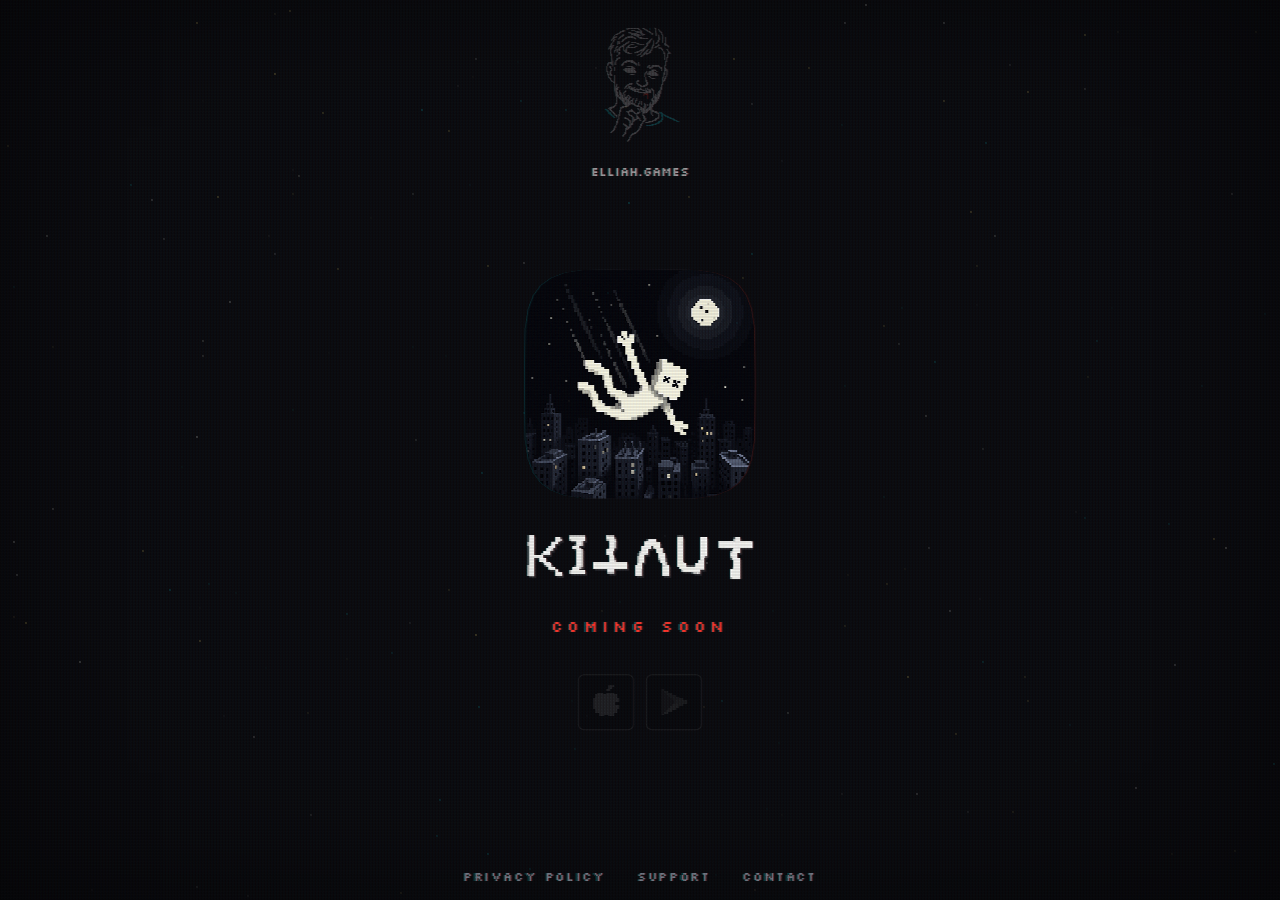
<file: index.html>
<!doctype html>
<html lang="en" class="crt-enabled">
<head>
  <meta charset="utf-8">
  <meta name="viewport" content="width=device-width, initial-scale=1">
  <meta name="theme-color" content="#0b0c10">
  <meta name="description" content="elliah.games — creator of KITAUT, a one-touch physics arcade game coming soon.">
  <meta property="og:title" content="elliah.games · KITAUT">
  <meta property="og:description" content="Swing higher. KITAUT is coming soon.">
  <meta property="og:image" content="https://elliah.games/assets/kitaut-icon.png">
  <meta property="og:type" content="website">
  <title>elliah.games · KITAUT</title>
  <link rel="canonical" href="https://elliah.games/">
  <link rel="icon" href="assets/kitaut-icon.png">
  <script>
    if (new URLSearchParams(window.location.search).get("crt") === "off") {
      document.documentElement.classList.remove("crt-enabled");
    }
  </script>
  <link rel="stylesheet" href="landing.css?v=60">
  <script src="radial-waves.js?v=8" defer></script>
  <script src="pixel-shimmer.js?v=5" defer></script>
</head>
<body>
  <div class="radial-waves" aria-hidden="true"></div>
  <div class="top-background-fade" aria-hidden="true"></div>
  <canvas class="pixel-shimmer" aria-hidden="true"></canvas>
  <div class="crt-overlay" aria-hidden="true"></div>

  <header class="site-header">
    <a class="creator" href="./" aria-label="elliah.games home">
      <span class="portrait-sprite" aria-hidden="true"></span>
      <span class="creator-copy">
        <strong>elliah.games</strong>
      </span>
    </a>
  </header>

  <main class="hero">
    <div class="hero-copy">
      <div class="icon-orbit">
        <img class="game-icon" src="assets/kitaut-icon.png" alt="KITAUT app icon" width="1024" height="1024">
      </div>

      <div class="logo-stage" aria-label="KITAUT">
        <div class="logo-sprite" aria-hidden="true"></div>
      </div>

      <p class="coming-soon">Coming soon</p>

      <div class="store-row" aria-label="KITAUT store availability">
        <div class="store-badge" role="img" aria-label="App Store — coming soon">
          <svg class="store-icon apple-icon" viewBox="0 0 18 18" shape-rendering="crispEdges" aria-hidden="true">
            <path fill="currentColor" d="M10 0h3v1h-1v1h-1v1H9V2h1V0ZM4 4h3v1h2V4h4v1h2v2h1v2h-2v2h2v2h-1v2h-2v2h-3v-1H8v1H5v-2H3v-2H2V7h1V5h1V4Z"/>
          </svg>
        </div>

        <div class="store-badge" role="img" aria-label="Google Play — coming soon">
          <svg class="store-icon play-icon" viewBox="0 0 18 18" shape-rendering="crispEdges" aria-hidden="true">
            <path fill="currentColor" opacity="0.42" d="M2 2h1v1H2ZM2 3h2v1H2ZM2 4h3v1H2ZM2 5h4v1H2ZM2 6h5v1H2ZM2 7h6v1H2ZM2 8h7v1H2ZM2 9h7v1H2ZM2 10h6v1H2ZM2 11h5v1H2ZM2 12h4v1H2ZM2 13h3v1H2ZM2 14h2v1H2ZM2 15h1v1H2Z"/>
            <path fill="currentColor" opacity="0.62" d="M3 2h1v1H3ZM4 3h2v1H4ZM5 4h3v1H5ZM6 5h4v1H6ZM7 6h4v1H7ZM8 7h3v1H8Z"/>
            <path fill="currentColor" opacity="0.72" d="M11 6h1v1h-1ZM11 7h3v1h-3ZM9 8h7v1H9ZM9 9h7v1H9ZM11 10h3v1h-3ZM11 11h1v1h-1Z"/>
            <path fill="currentColor" opacity="0.88" d="M8 10h3v1H8ZM7 11h4v1H7ZM6 12h4v1H6ZM5 13h3v1H5ZM4 14h2v1H4ZM3 15h1v1H3Z"/>
          </svg>
        </div>
      </div>

    </div>
  </main>

  <footer class="site-footer">
    <div class="footer-links">
      <a href="privacy/">Privacy Policy</a>
      <a href="support/">Support</a>
      <a href="mailto:elliahzhe@gmail.com?subject=elliah.games%20Contact">Contact</a>
    </div>
  </footer>
</body>
</html>
</file>
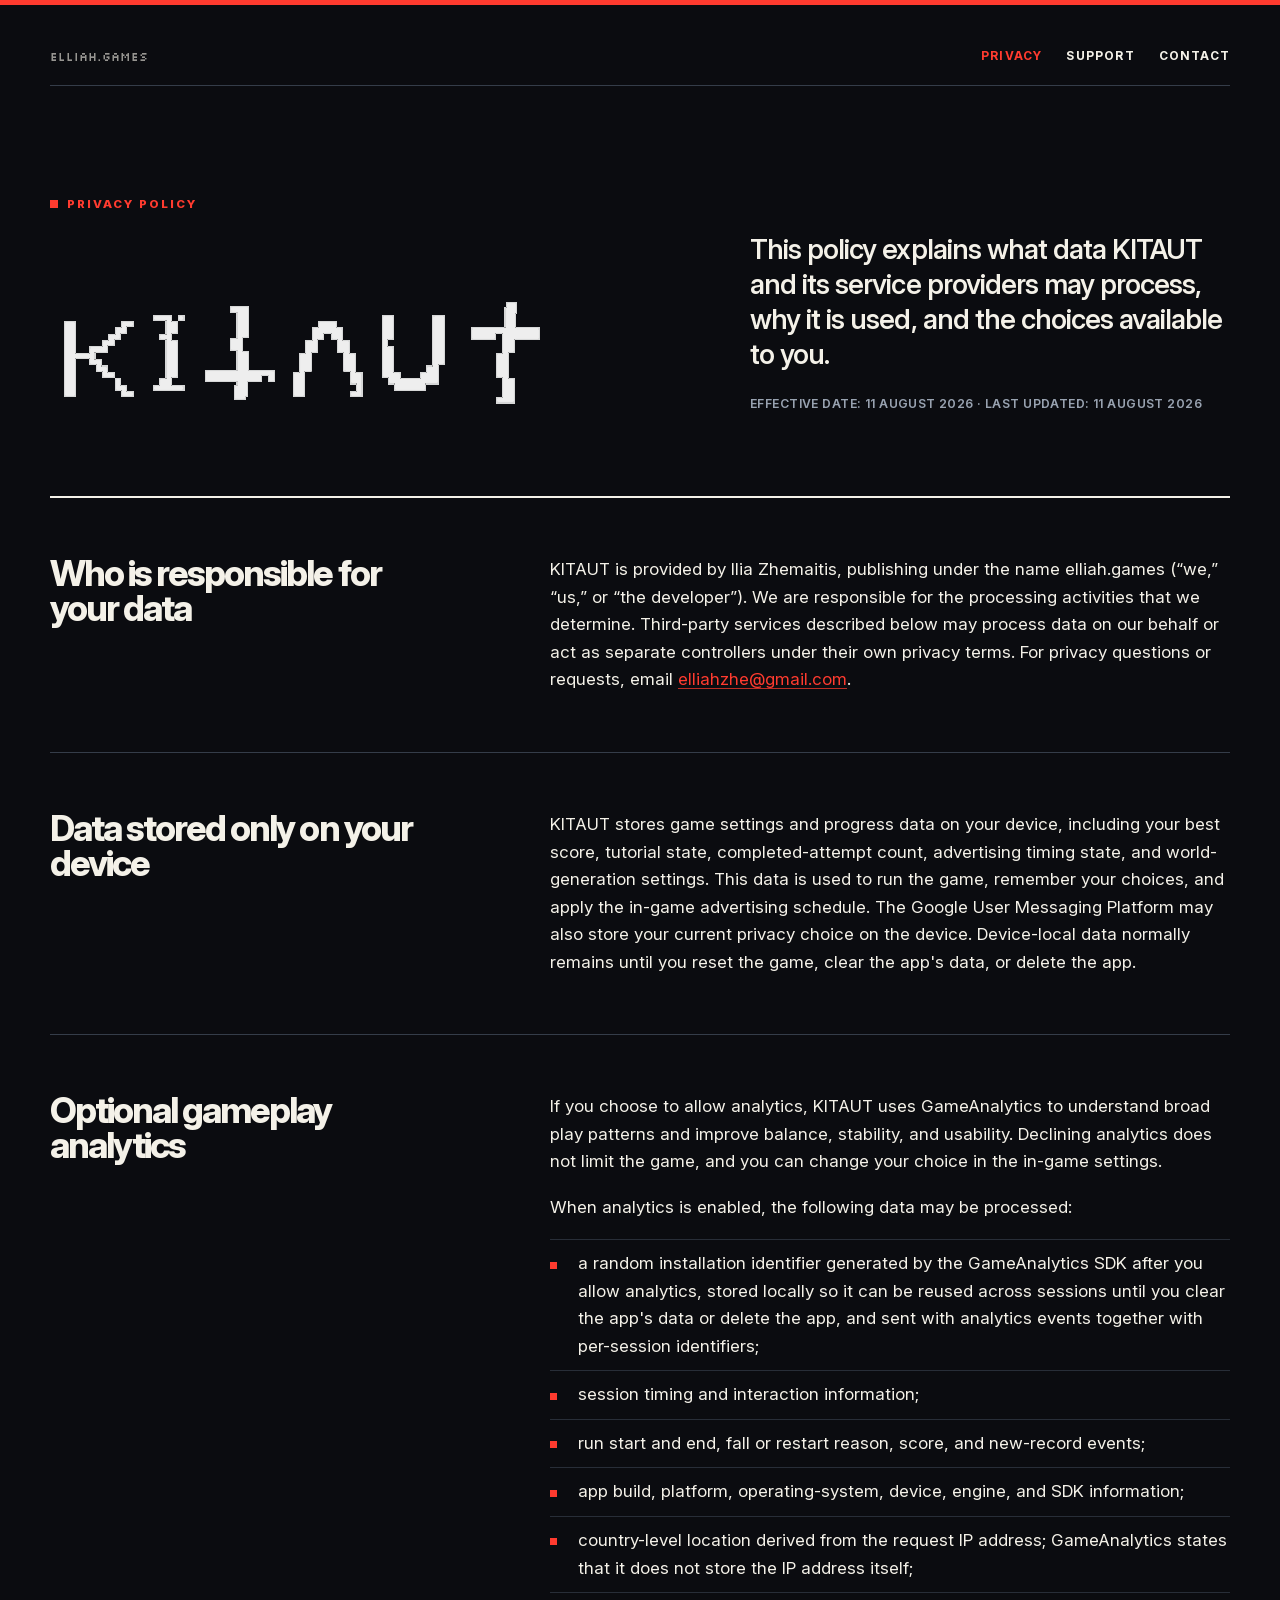
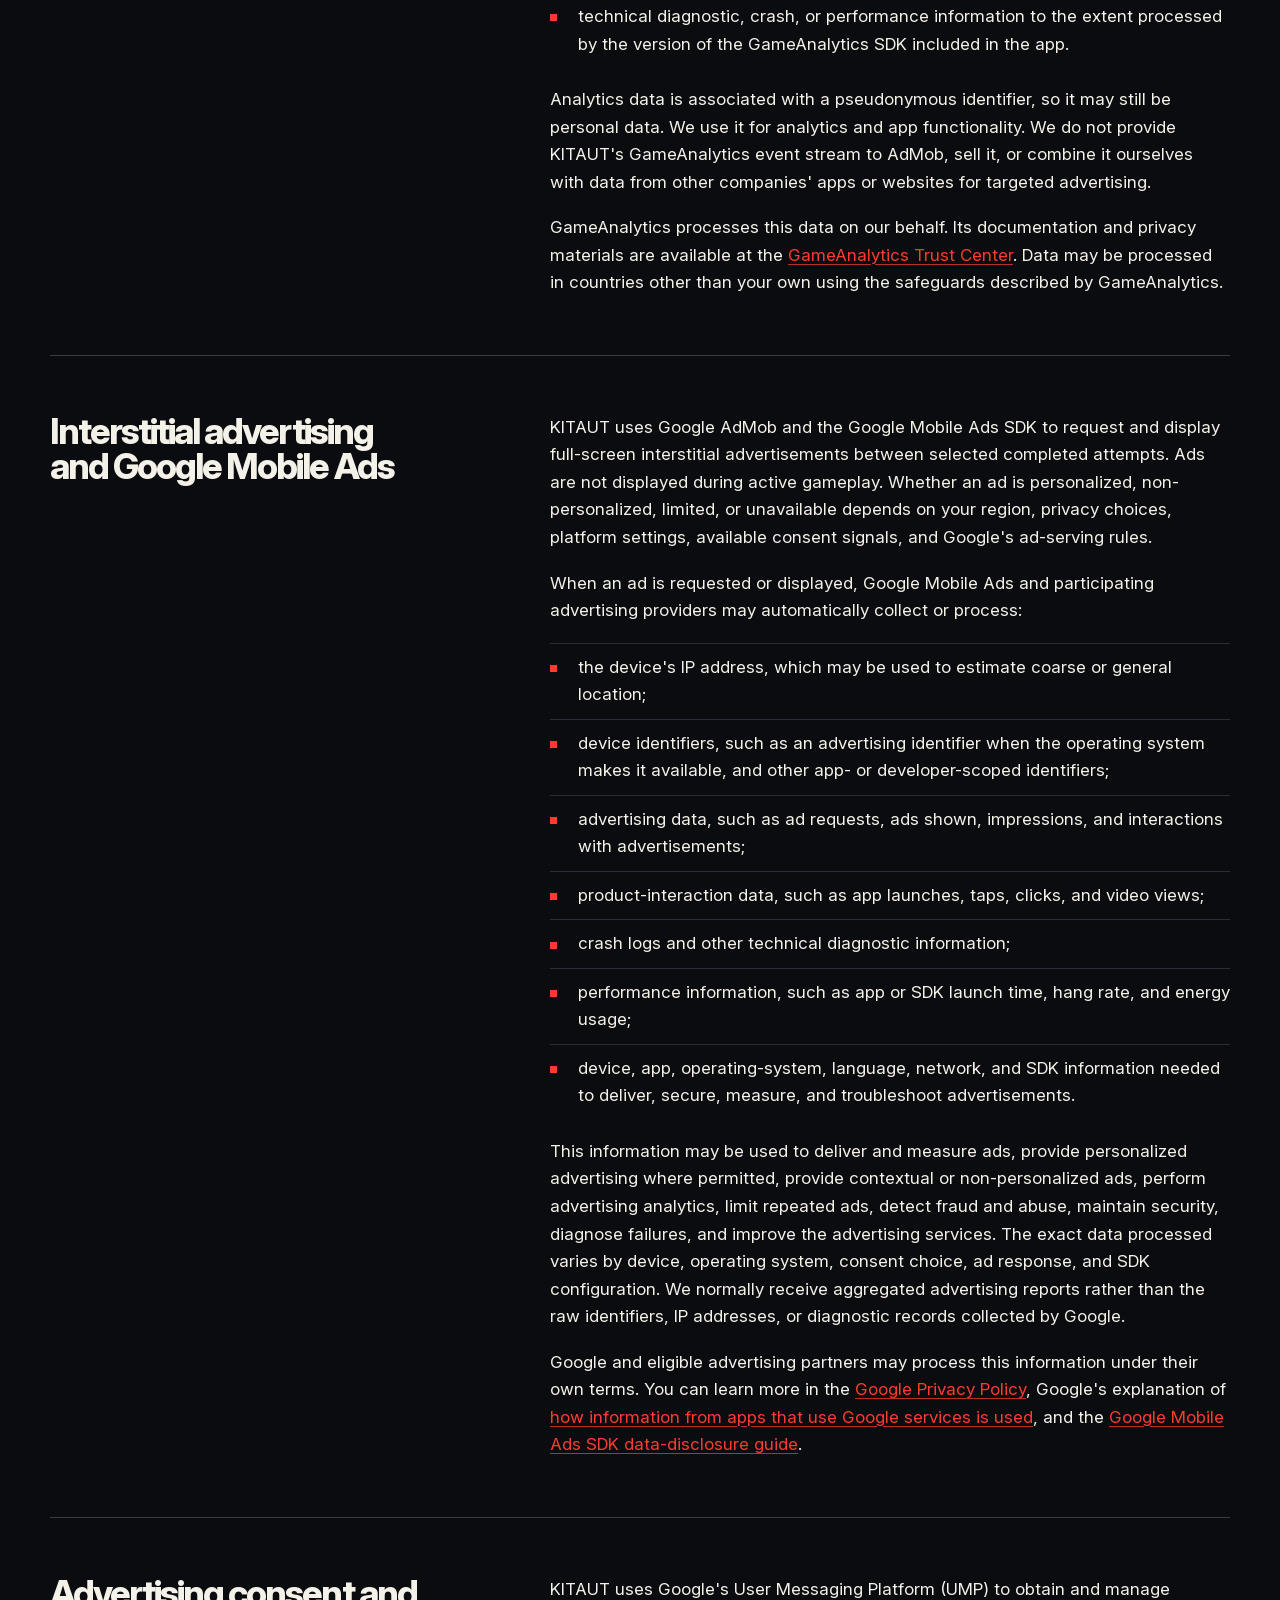
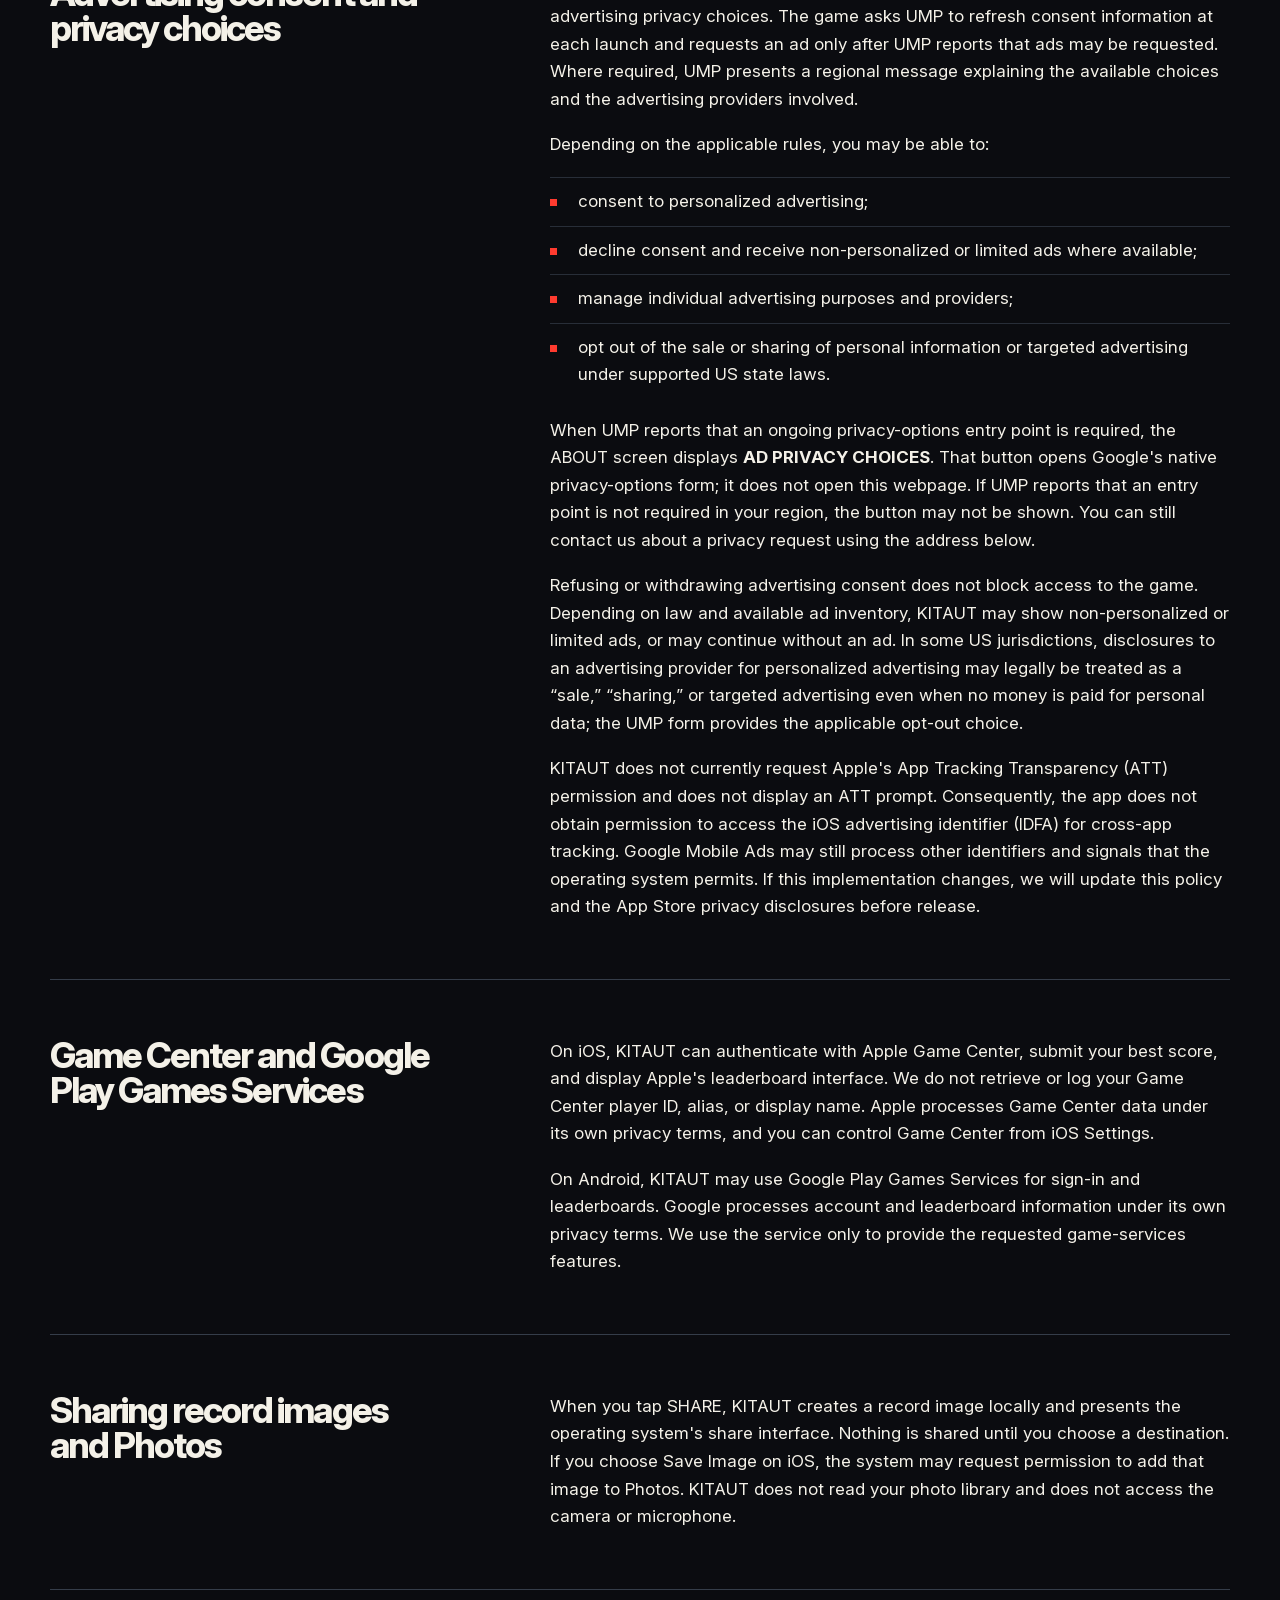
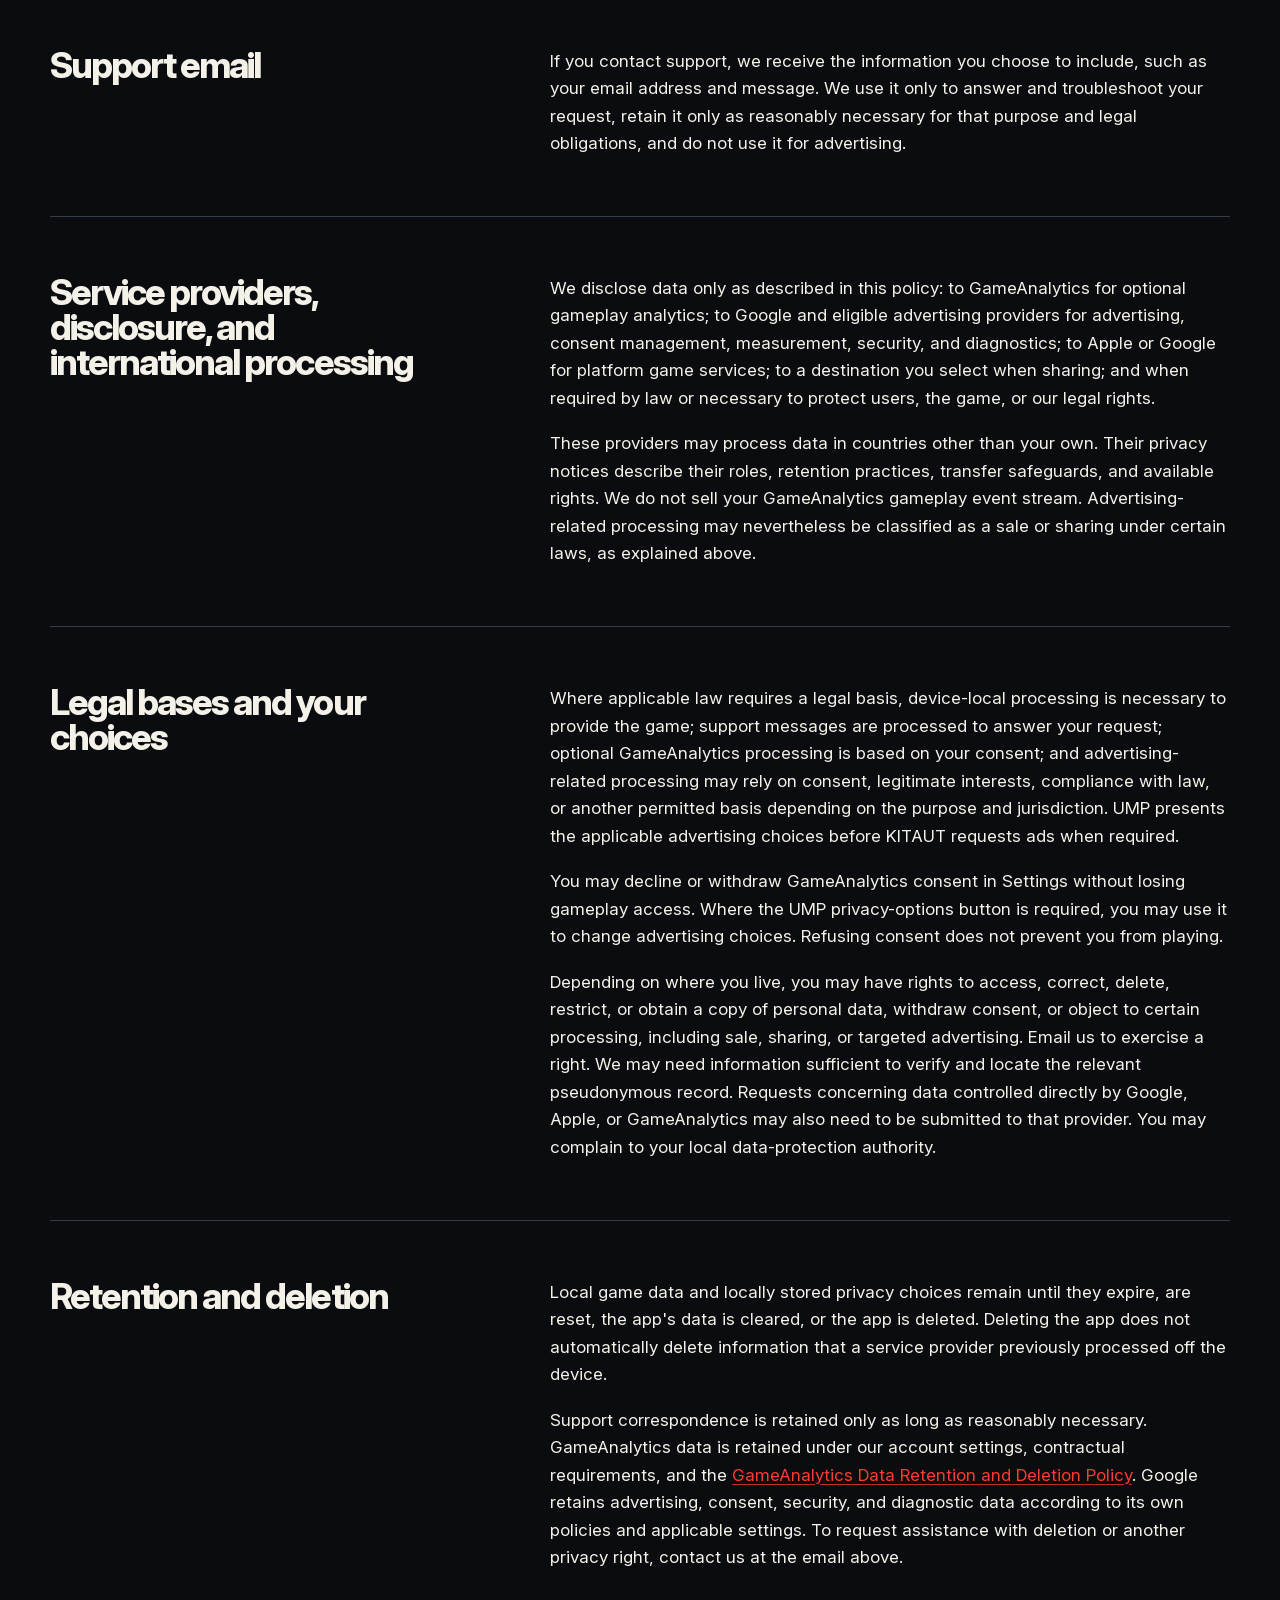
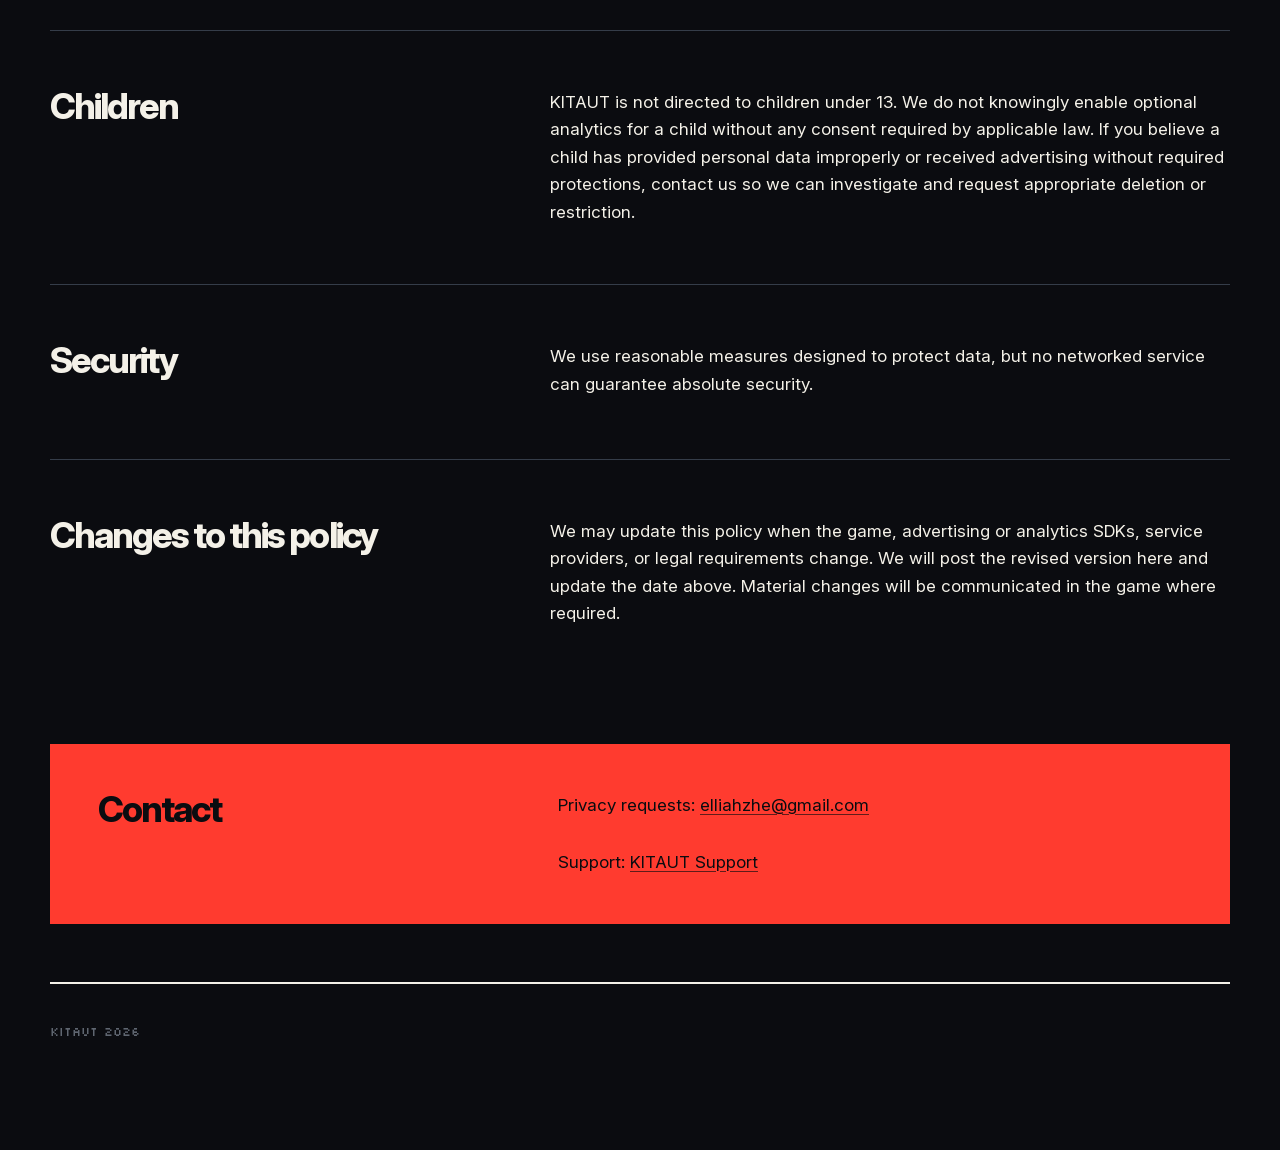
<file: privacy/index.html>
<!doctype html>
<html lang="en">
<head>
  <meta charset="utf-8">
  <meta name="viewport" content="width=device-width, initial-scale=1">
  <meta name="description" content="Privacy Policy for the KITAUT game on iOS and Android.">
  <title>KITAUT Privacy Policy</title>
  <link rel="canonical" href="https://elliah.games/privacy/">
  <link rel="stylesheet" href="../styles.css?v=11">
</head>
<body>
  <main>
    <nav class="utility-nav" aria-label="Primary navigation">
      <a class="utility-nav__brand" href="../">elliah.games</a>
      <div class="utility-nav__links">
        <a href="./" aria-current="page">Privacy</a>
        <a href="../support/">Support</a>
        <a href="mailto:elliahzhe@gmail.com?subject=elliah.games%20Contact">Contact</a>
      </div>
    </nav>

    <header>
      <p class="eyebrow">Privacy policy</p>
      <h1 class="brand"><img src="../logo_simple.png" alt="KITAUT"></h1>
      <div class="page-intro">
        <p class="lede">This policy explains what data KITAUT and its service providers may process, why it is used, and the choices available to you.</p>
        <p class="meta">Effective date: 11 August 2026 · Last updated: 11 August 2026</p>
      </div>
    </header>

    <section>
      <h2>Who is responsible for your data</h2>
      <p>KITAUT is provided by Ilia Zhemaitis, publishing under the name elliah.games (“we,” “us,” or “the developer”). We are responsible for the processing activities that we determine. Third-party services described below may process data on our behalf or act as separate controllers under their own privacy terms. For privacy questions or requests, email <a href="mailto:elliahzhe@gmail.com?subject=KITAUT%20Privacy">elliahzhe@gmail.com</a>.</p>
    </section>

    <section>
      <h2>Data stored only on your device</h2>
      <p>KITAUT stores game settings and progress data on your device, including your best score, tutorial state, completed-attempt count, advertising timing state, and world-generation settings. This data is used to run the game, remember your choices, and apply the in-game advertising schedule. The Google User Messaging Platform may also store your current privacy choice on the device. Device-local data normally remains until you reset the game, clear the app's data, or delete the app.</p>
    </section>

    <section>
      <h2>Optional gameplay analytics</h2>
      <p>If you choose to allow analytics, KITAUT uses GameAnalytics to understand broad play patterns and improve balance, stability, and usability. Declining analytics does not limit the game, and you can change your choice in the in-game settings.</p>
      <p>When analytics is enabled, the following data may be processed:</p>
      <ul>
        <li>a random installation identifier generated by the GameAnalytics SDK after you allow analytics, stored locally so it can be reused across sessions until you clear the app's data or delete the app, and sent with analytics events together with per-session identifiers;</li>
        <li>session timing and interaction information;</li>
        <li>run start and end, fall or restart reason, score, and new-record events;</li>
        <li>app build, platform, operating-system, device, engine, and SDK information;</li>
        <li>country-level location derived from the request IP address; GameAnalytics states that it does not store the IP address itself;</li>
        <li>technical diagnostic, crash, or performance information to the extent processed by the version of the GameAnalytics SDK included in the app.</li>
      </ul>
      <p>Analytics data is associated with a pseudonymous identifier, so it may still be personal data. We use it for analytics and app functionality. We do not provide KITAUT's GameAnalytics event stream to AdMob, sell it, or combine it ourselves with data from other companies' apps or websites for targeted advertising.</p>
      <p>GameAnalytics processes this data on our behalf. Its documentation and privacy materials are available at the <a href="https://www.gameanalytics.com/trust">GameAnalytics Trust Center</a>. Data may be processed in countries other than your own using the safeguards described by GameAnalytics.</p>
    </section>

    <section>
      <h2>Interstitial advertising and Google Mobile Ads</h2>
      <p>KITAUT uses Google AdMob and the Google Mobile Ads SDK to request and display full-screen interstitial advertisements between selected completed attempts. Ads are not displayed during active gameplay. Whether an ad is personalized, non-personalized, limited, or unavailable depends on your region, privacy choices, platform settings, available consent signals, and Google's ad-serving rules.</p>
      <p>When an ad is requested or displayed, Google Mobile Ads and participating advertising providers may automatically collect or process:</p>
      <ul>
        <li>the device's IP address, which may be used to estimate coarse or general location;</li>
        <li>device identifiers, such as an advertising identifier when the operating system makes it available, and other app- or developer-scoped identifiers;</li>
        <li>advertising data, such as ad requests, ads shown, impressions, and interactions with advertisements;</li>
        <li>product-interaction data, such as app launches, taps, clicks, and video views;</li>
        <li>crash logs and other technical diagnostic information;</li>
        <li>performance information, such as app or SDK launch time, hang rate, and energy usage;</li>
        <li>device, app, operating-system, language, network, and SDK information needed to deliver, secure, measure, and troubleshoot advertisements.</li>
      </ul>
      <p>This information may be used to deliver and measure ads, provide personalized advertising where permitted, provide contextual or non-personalized ads, perform advertising analytics, limit repeated ads, detect fraud and abuse, maintain security, diagnose failures, and improve the advertising services. The exact data processed varies by device, operating system, consent choice, ad response, and SDK configuration. We normally receive aggregated advertising reports rather than the raw identifiers, IP addresses, or diagnostic records collected by Google.</p>
      <p>Google and eligible advertising partners may process this information under their own terms. You can learn more in the <a href="https://policies.google.com/privacy">Google Privacy Policy</a>, Google's explanation of <a href="https://policies.google.com/technologies/partner-sites">how information from apps that use Google services is used</a>, and the <a href="https://developers.google.com/admob/ios/privacy/data-disclosure">Google Mobile Ads SDK data-disclosure guide</a>.</p>
    </section>

    <section>
      <h2>Advertising consent and privacy choices</h2>
      <p>KITAUT uses Google's User Messaging Platform (UMP) to obtain and manage advertising privacy choices. The game asks UMP to refresh consent information at each launch and requests an ad only after UMP reports that ads may be requested. Where required, UMP presents a regional message explaining the available choices and the advertising providers involved.</p>
      <p>Depending on the applicable rules, you may be able to:</p>
      <ul>
        <li>consent to personalized advertising;</li>
        <li>decline consent and receive non-personalized or limited ads where available;</li>
        <li>manage individual advertising purposes and providers;</li>
        <li>opt out of the sale or sharing of personal information or targeted advertising under supported US state laws.</li>
      </ul>
      <p>When UMP reports that an ongoing privacy-options entry point is required, the ABOUT screen displays <strong>AD PRIVACY CHOICES</strong>. That button opens Google's native privacy-options form; it does not open this webpage. If UMP reports that an entry point is not required in your region, the button may not be shown. You can still contact us about a privacy request using the address below.</p>
      <p>Refusing or withdrawing advertising consent does not block access to the game. Depending on law and available ad inventory, KITAUT may show non-personalized or limited ads, or may continue without an ad. In some US jurisdictions, disclosures to an advertising provider for personalized advertising may legally be treated as a “sale,” “sharing,” or targeted advertising even when no money is paid for personal data; the UMP form provides the applicable opt-out choice.</p>
      <p>KITAUT does not currently request Apple's App Tracking Transparency (ATT) permission and does not display an ATT prompt. Consequently, the app does not obtain permission to access the iOS advertising identifier (IDFA) for cross-app tracking. Google Mobile Ads may still process other identifiers and signals that the operating system permits. If this implementation changes, we will update this policy and the App Store privacy disclosures before release.</p>
    </section>

    <section>
      <h2>Game Center and Google Play Games Services</h2>
      <p>On iOS, KITAUT can authenticate with Apple Game Center, submit your best score, and display Apple's leaderboard interface. We do not retrieve or log your Game Center player ID, alias, or display name. Apple processes Game Center data under its own privacy terms, and you can control Game Center from iOS Settings.</p>
      <p>On Android, KITAUT may use Google Play Games Services for sign-in and leaderboards. Google processes account and leaderboard information under its own privacy terms. We use the service only to provide the requested game-services features.</p>
    </section>

    <section>
      <h2>Sharing record images and Photos</h2>
      <p>When you tap SHARE, KITAUT creates a record image locally and presents the operating system's share interface. Nothing is shared until you choose a destination. If you choose Save Image on iOS, the system may request permission to add that image to Photos. KITAUT does not read your photo library and does not access the camera or microphone.</p>
    </section>

    <section>
      <h2>Support email</h2>
      <p>If you contact support, we receive the information you choose to include, such as your email address and message. We use it only to answer and troubleshoot your request, retain it only as reasonably necessary for that purpose and legal obligations, and do not use it for advertising.</p>
    </section>

    <section>
      <h2>Service providers, disclosure, and international processing</h2>
      <p>We disclose data only as described in this policy: to GameAnalytics for optional gameplay analytics; to Google and eligible advertising providers for advertising, consent management, measurement, security, and diagnostics; to Apple or Google for platform game services; to a destination you select when sharing; and when required by law or necessary to protect users, the game, or our legal rights.</p>
      <p>These providers may process data in countries other than your own. Their privacy notices describe their roles, retention practices, transfer safeguards, and available rights. We do not sell your GameAnalytics gameplay event stream. Advertising-related processing may nevertheless be classified as a sale or sharing under certain laws, as explained above.</p>
    </section>

    <section>
      <h2>Legal bases and your choices</h2>
      <p>Where applicable law requires a legal basis, device-local processing is necessary to provide the game; support messages are processed to answer your request; optional GameAnalytics processing is based on your consent; and advertising-related processing may rely on consent, legitimate interests, compliance with law, or another permitted basis depending on the purpose and jurisdiction. UMP presents the applicable advertising choices before KITAUT requests ads when required.</p>
      <p>You may decline or withdraw GameAnalytics consent in Settings without losing gameplay access. Where the UMP privacy-options button is required, you may use it to change advertising choices. Refusing consent does not prevent you from playing.</p>
      <p>Depending on where you live, you may have rights to access, correct, delete, restrict, or obtain a copy of personal data, withdraw consent, or object to certain processing, including sale, sharing, or targeted advertising. Email us to exercise a right. We may need information sufficient to verify and locate the relevant pseudonymous record. Requests concerning data controlled directly by Google, Apple, or GameAnalytics may also need to be submitted to that provider. You may complain to your local data-protection authority.</p>
    </section>

    <section>
      <h2>Retention and deletion</h2>
      <p>Local game data and locally stored privacy choices remain until they expire, are reset, the app's data is cleared, or the app is deleted. Deleting the app does not automatically delete information that a service provider previously processed off the device.</p>
      <p>Support correspondence is retained only as long as reasonably necessary. GameAnalytics data is retained under our account settings, contractual requirements, and the <a href="https://www.gameanalytics.com/trust/data-retention-and-deletion-policy">GameAnalytics Data Retention and Deletion Policy</a>. Google retains advertising, consent, security, and diagnostic data according to its own policies and applicable settings. To request assistance with deletion or another privacy right, contact us at the email above.</p>
    </section>

    <section>
      <h2>Children</h2>
      <p>KITAUT is not directed to children under 13. We do not knowingly enable optional analytics for a child without any consent required by applicable law. If you believe a child has provided personal data improperly or received advertising without required protections, contact us so we can investigate and request appropriate deletion or restriction.</p>
    </section>

    <section>
      <h2>Security</h2>
      <p>We use reasonable measures designed to protect data, but no networked service can guarantee absolute security.</p>
    </section>

    <section class="no-divider-after">
      <h2>Changes to this policy</h2>
      <p>We may update this policy when the game, advertising or analytics SDKs, service providers, or legal requirements change. We will post the revised version here and update the date above. Material changes will be communicated in the game where required.</p>
    </section>

    <section class="card">
      <h2>Contact</h2>
      <p>Privacy requests: <a href="mailto:elliahzhe@gmail.com?subject=KITAUT%20Privacy">elliahzhe@gmail.com</a></p>
      <p>Support: <a href="../support/">KITAUT Support</a></p>
    </section>

    <footer class="page-footer">
      <span class="page-footer__mark">KITAUT 2026</span>
    </footer>

  </main>
</body>
</html>
</file>
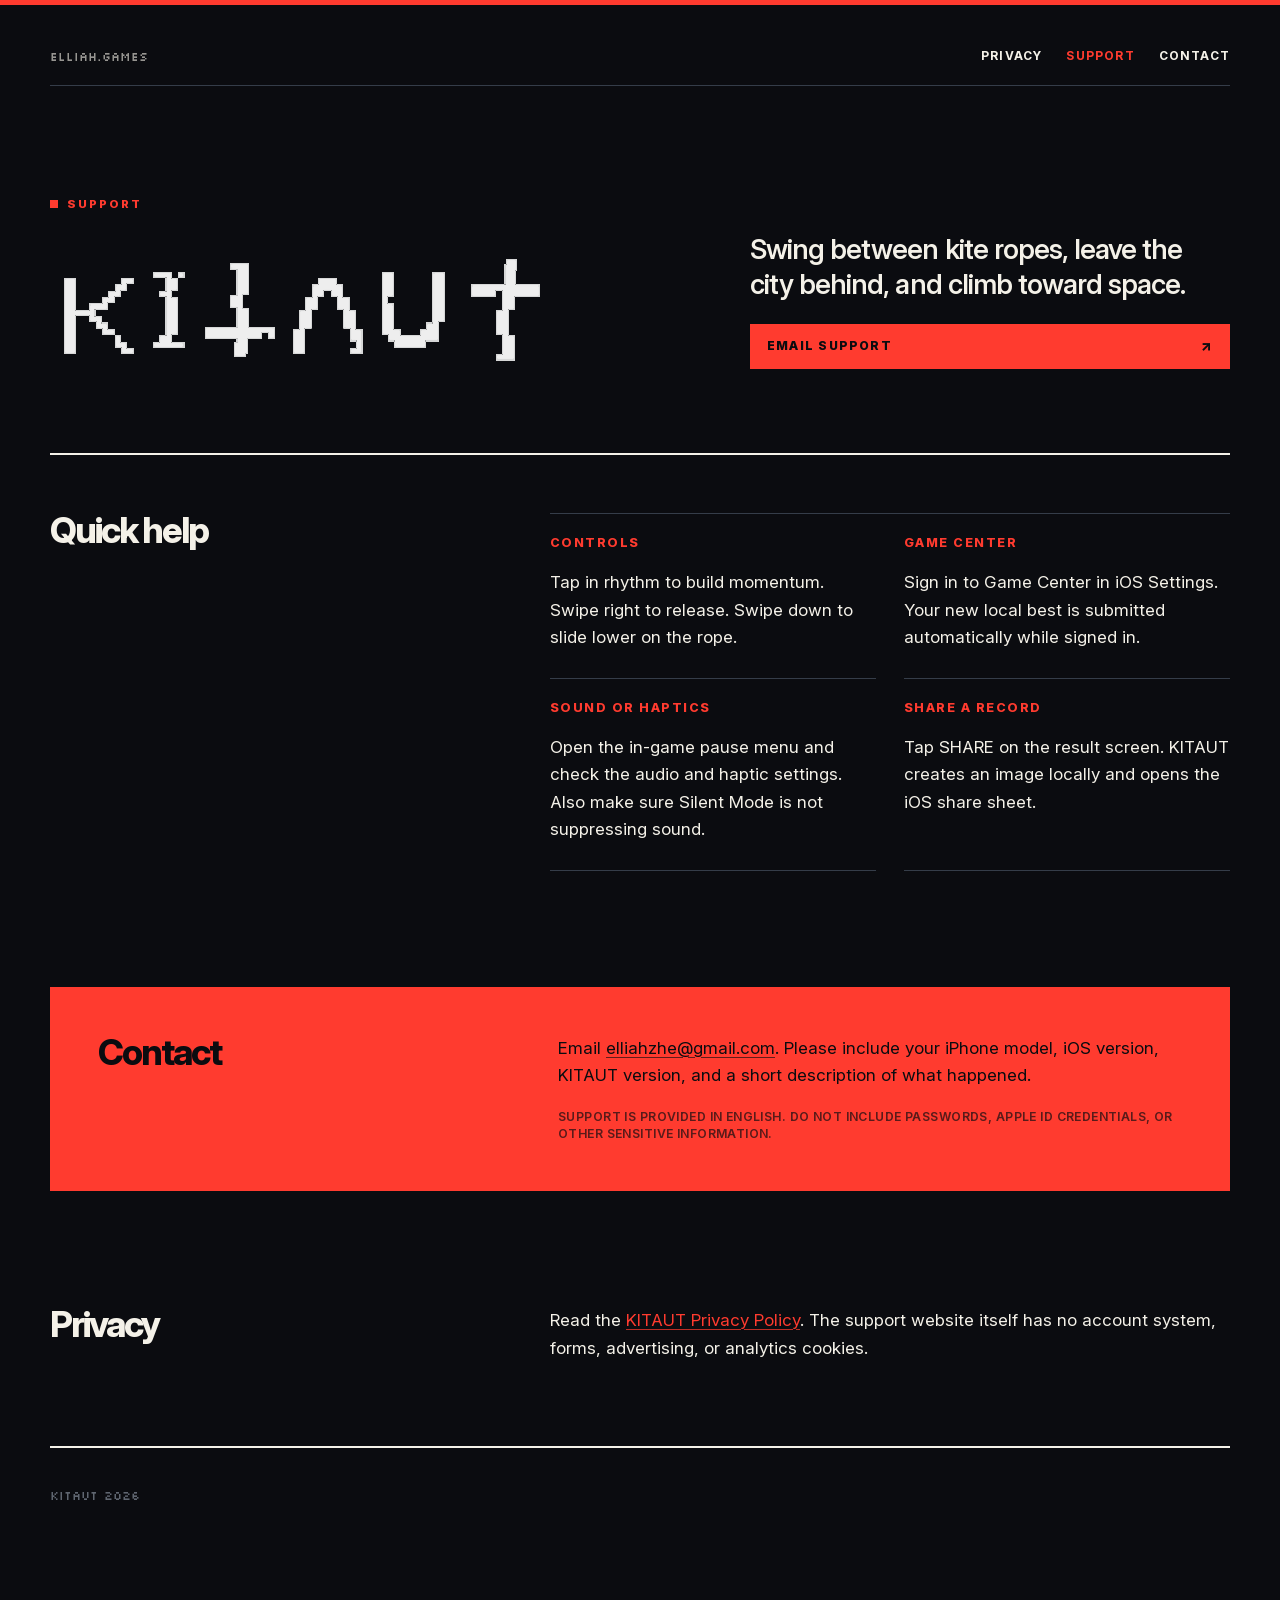
<file: support/index.html>
<!doctype html>
<html lang="en">
<head>
  <meta charset="utf-8">
  <meta name="viewport" content="width=device-width, initial-scale=1">
  <meta name="description" content="Official support for KITAUT, a one-touch physics arcade game for iPhone.">
  <title>KITAUT Support</title>
  <link rel="canonical" href="https://elliah.games/support/">
  <link rel="stylesheet" href="../styles.css?v=11">
</head>
<body>
  <main>
    <nav class="utility-nav" aria-label="Primary navigation">
      <a class="utility-nav__brand" href="../">elliah.games</a>
      <div class="utility-nav__links">
        <a href="../privacy/">Privacy</a>
        <a href="./" aria-current="page">Support</a>
        <a href="mailto:elliahzhe@gmail.com?subject=elliah.games%20Contact">Contact</a>
      </div>
    </nav>

    <header>
      <p class="eyebrow">Support</p>
      <h1 class="brand"><img src="../logo_simple.png" alt="KITAUT"></h1>
      <div class="page-intro">
        <p class="lede">Swing between kite ropes, leave the city behind, and climb toward space.</p>
        <a class="button" href="mailto:elliahzhe@gmail.com?subject=KITAUT%20Support">Email support</a>
      </div>
    </header>

    <section class="no-divider-after" aria-labelledby="quick-help">
      <h2 id="quick-help">Quick help</h2>
      <div class="grid">
        <article class="card">
          <h3>Controls</h3>
          <p>Tap in rhythm to build momentum. Swipe right to release. Swipe down to slide lower on the rope.</p>
        </article>
        <article class="card">
          <h3>Game Center</h3>
          <p>Sign in to Game Center in iOS Settings. Your new local best is submitted automatically while signed in.</p>
        </article>
        <article class="card">
          <h3>Sound or haptics</h3>
          <p>Open the in-game pause menu and check the audio and haptic settings. Also make sure Silent Mode is not suppressing sound.</p>
        </article>
        <article class="card">
          <h3>Share a record</h3>
          <p>Tap SHARE on the result screen. KITAUT creates an image locally and opens the iOS share sheet.</p>
        </article>
      </div>
    </section>

    <section class="card" aria-labelledby="contact">
      <h2 id="contact">Contact</h2>
      <p>Email <a href="mailto:elliahzhe@gmail.com?subject=KITAUT%20Support">elliahzhe@gmail.com</a>. Please include your iPhone model, iOS version, KITAUT version, and a short description of what happened.</p>
      <p class="meta">Support is provided in English. Do not include passwords, Apple ID credentials, or other sensitive information.</p>
    </section>

    <section class="no-divider-after" aria-labelledby="privacy">
      <h2 id="privacy">Privacy</h2>
      <p>Read the <a href="../privacy/">KITAUT Privacy Policy</a>. The support website itself has no account system, forms, advertising, or analytics cookies.</p>
    </section>

    <footer class="page-footer">
      <span class="page-footer__mark">KITAUT 2026</span>
    </footer>

  </main>
</body>
</html>
</file>
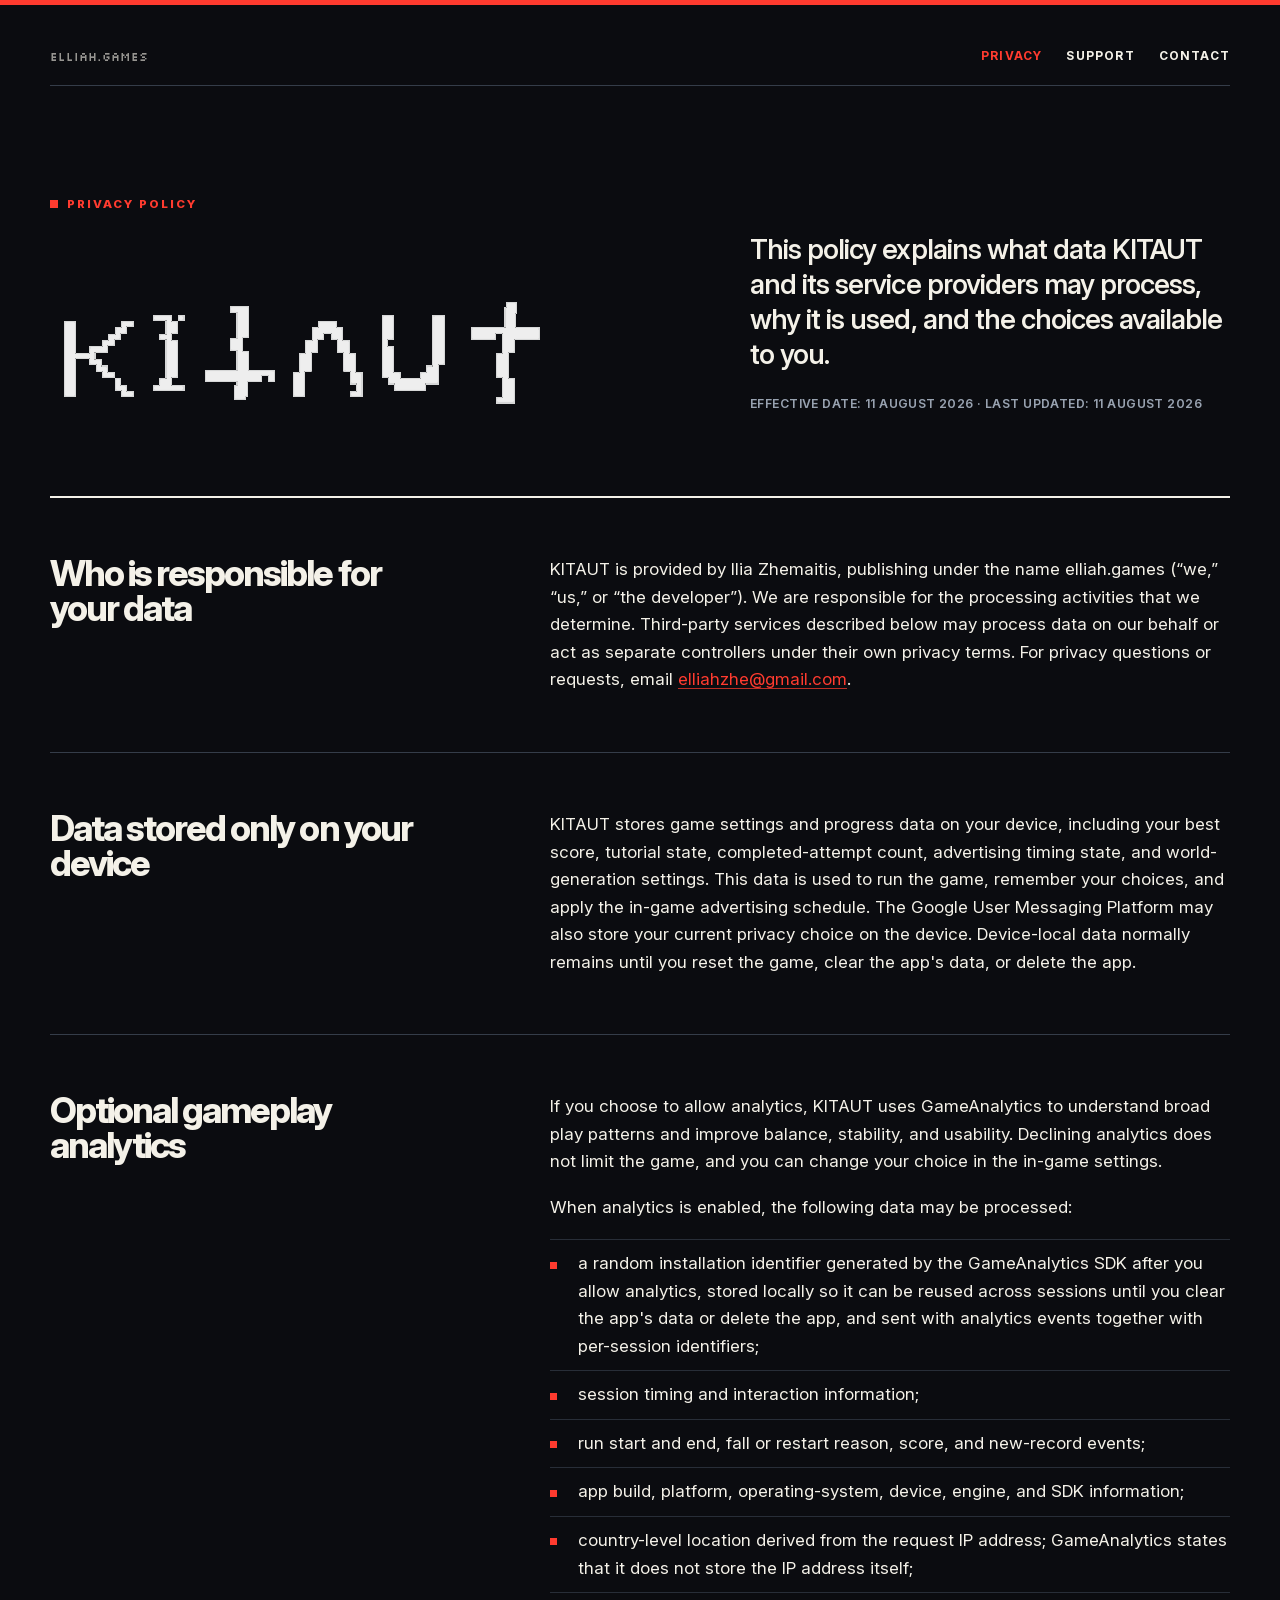
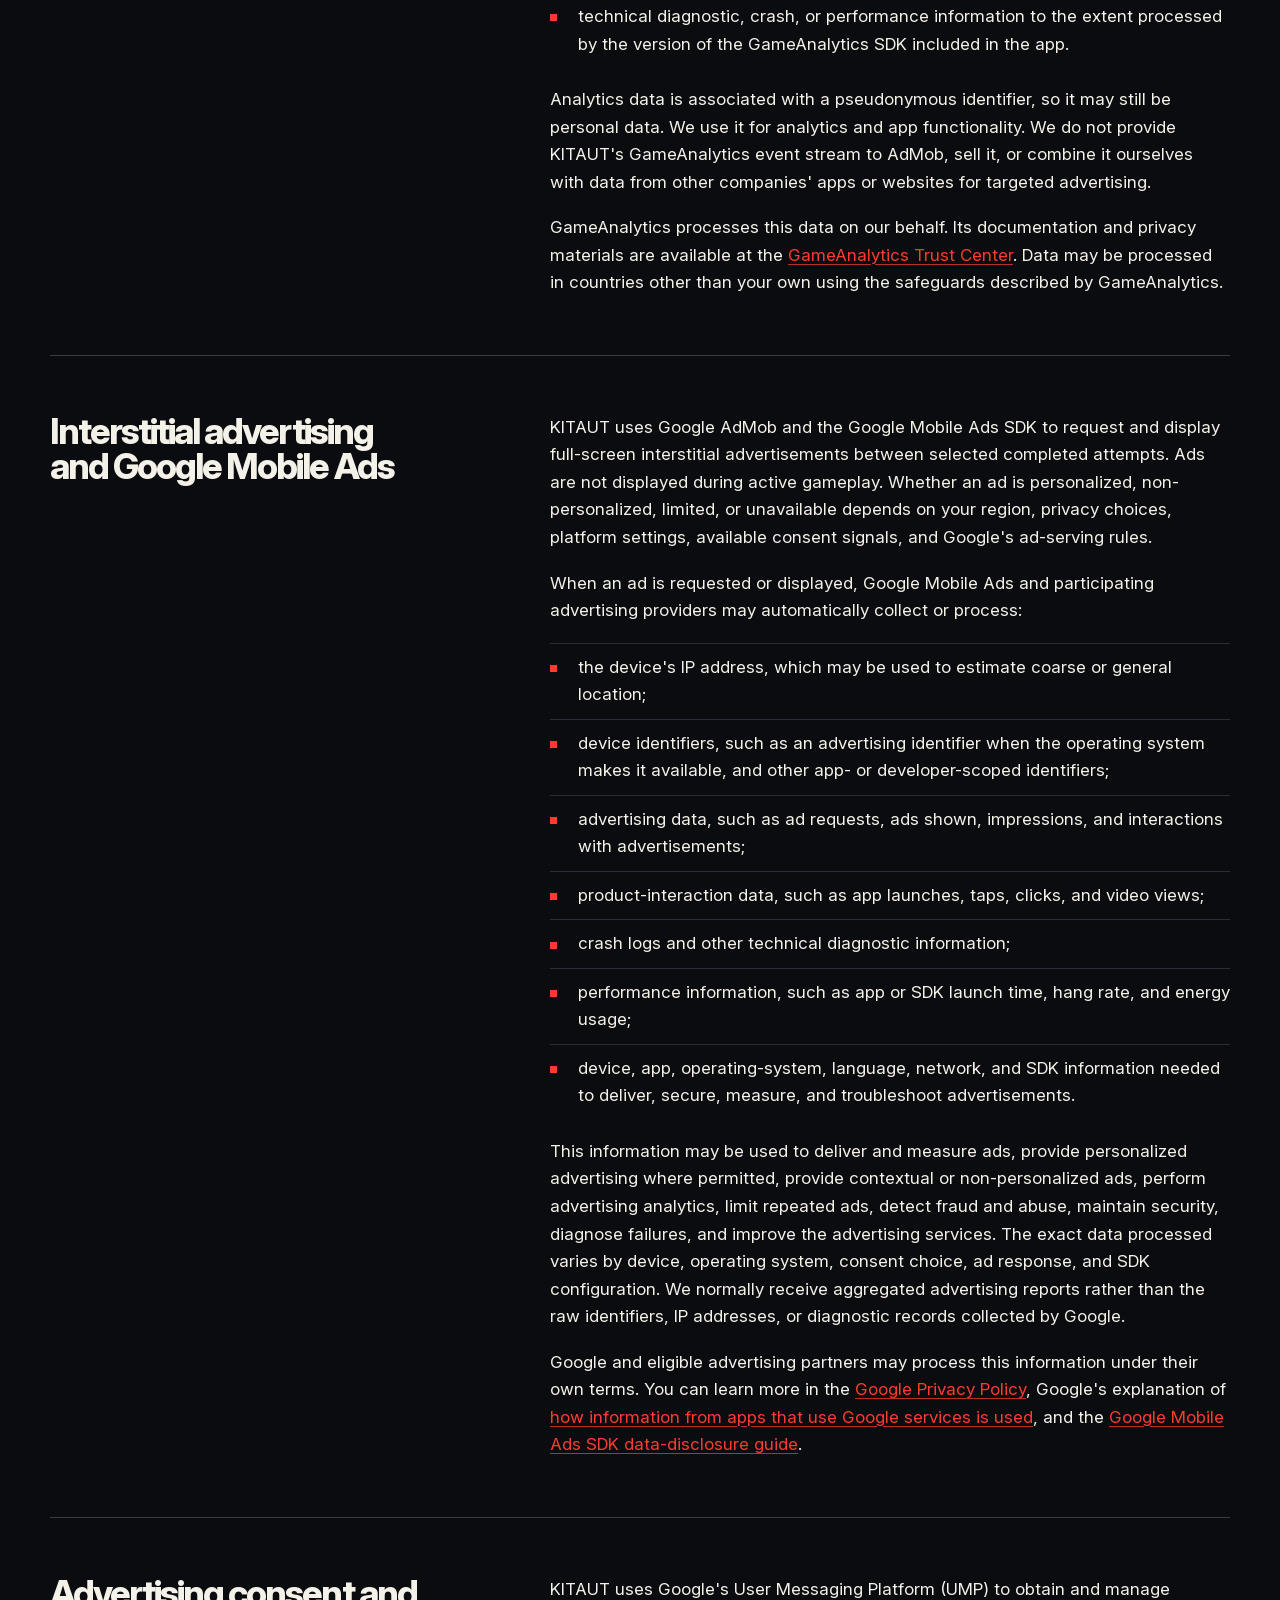
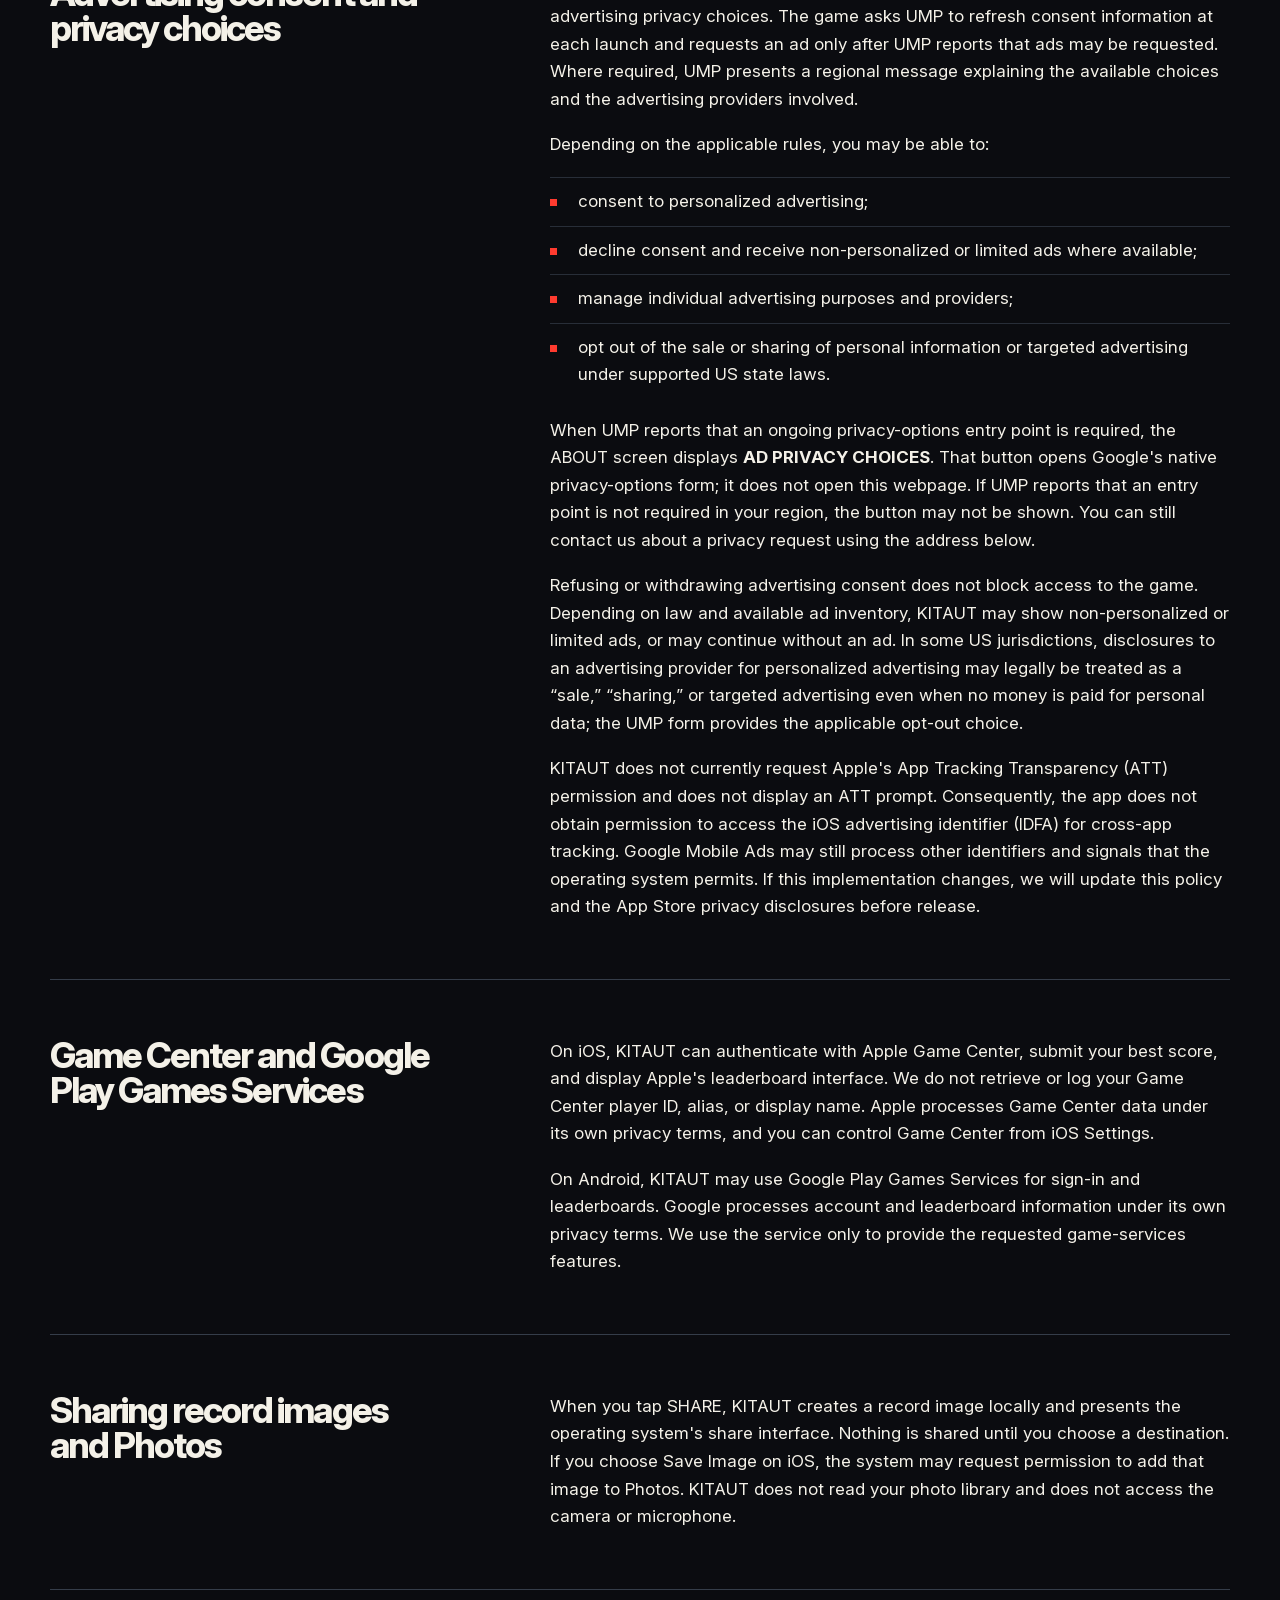
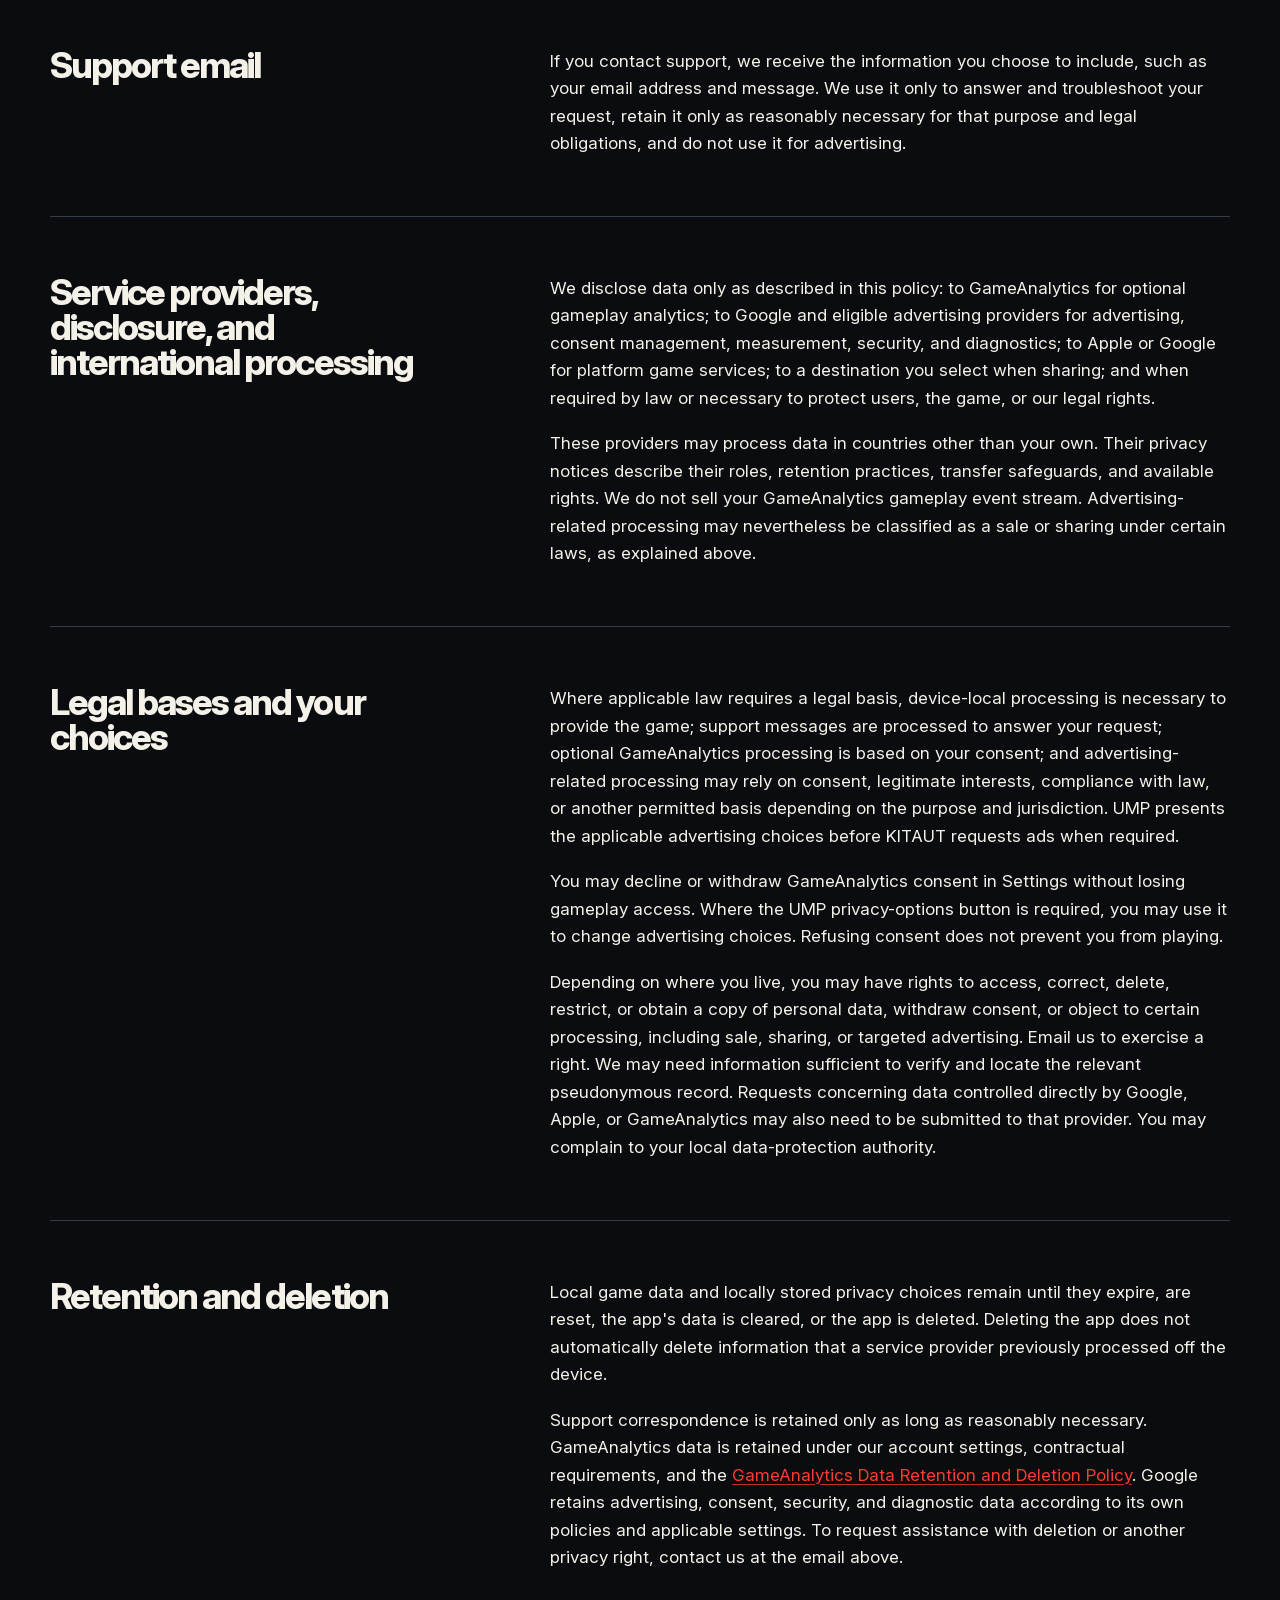
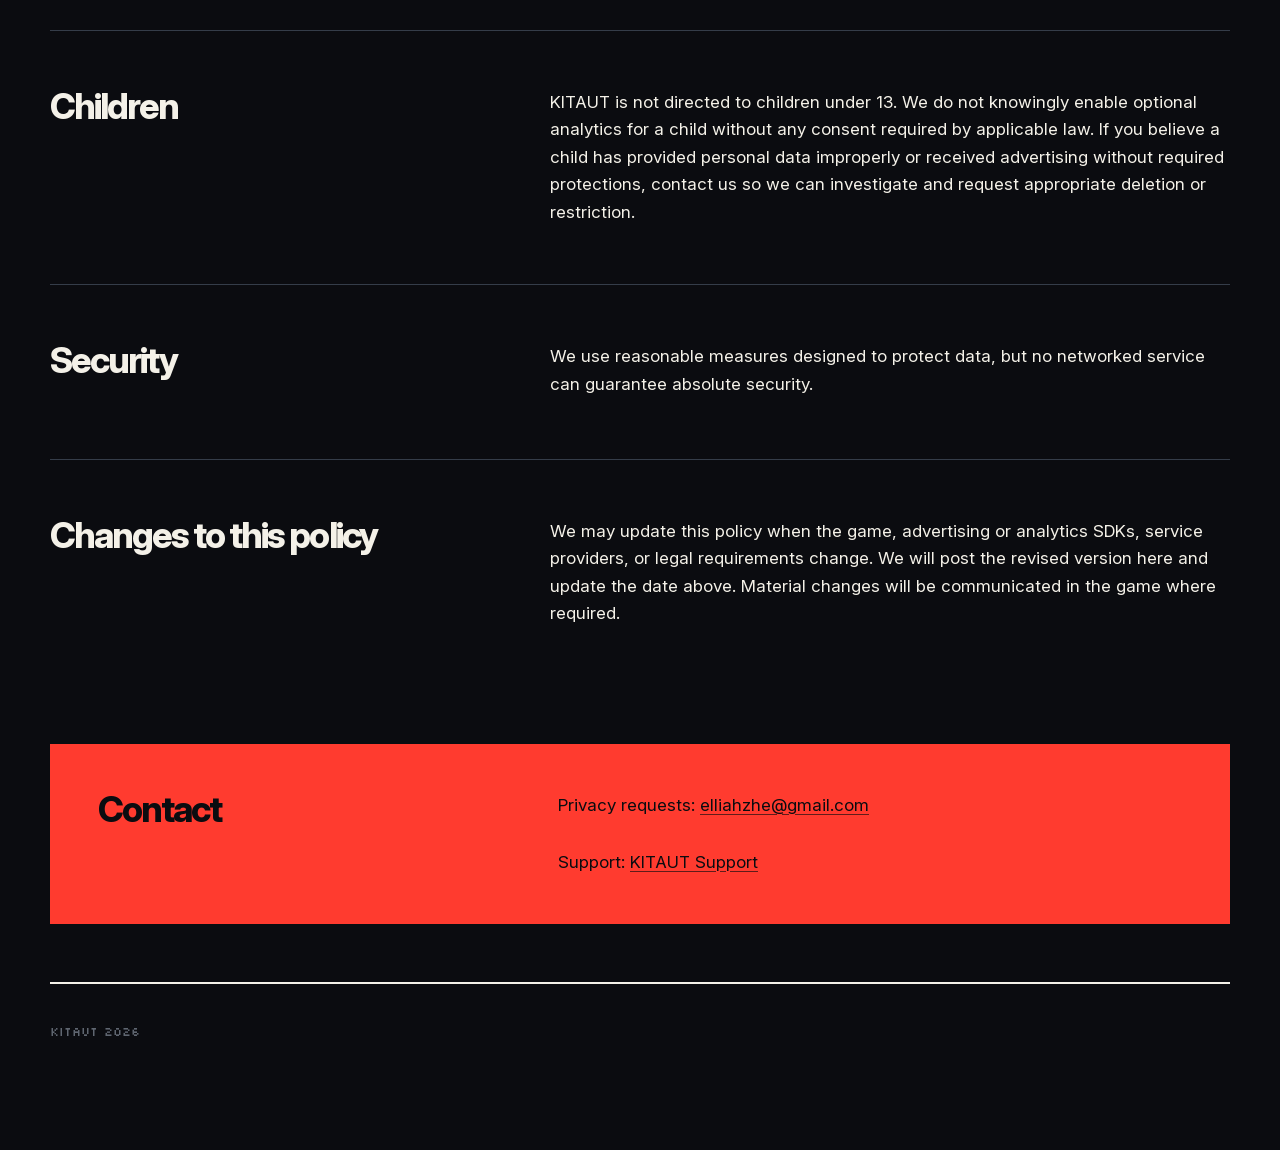
<file: privacy.html>
<!doctype html>
<html lang="en">
<head>
  <meta charset="utf-8">
  <meta name="viewport" content="width=device-width, initial-scale=1">
  <meta name="description" content="Privacy Policy for the KITAUT game on iOS and Android.">
  <title>KITAUT Privacy Policy</title>
  <link rel="canonical" href="https://elliah.games/privacy/">
  <link rel="stylesheet" href="styles.css?v=11">
</head>
<body>
  <main>
    <nav class="utility-nav" aria-label="Primary navigation">
      <a class="utility-nav__brand" href="./">elliah.games</a>
      <div class="utility-nav__links">
        <a href="privacy/" aria-current="page">Privacy</a>
        <a href="support/">Support</a>
        <a href="mailto:elliahzhe@gmail.com?subject=elliah.games%20Contact">Contact</a>
      </div>
    </nav>

    <header>
      <p class="eyebrow">Privacy policy</p>
      <h1 class="brand"><img src="logo_simple.png" alt="KITAUT"></h1>
      <div class="page-intro">
        <p class="lede">This policy explains what data KITAUT and its service providers may process, why it is used, and the choices available to you.</p>
        <p class="meta">Effective date: 11 August 2026 · Last updated: 11 August 2026</p>
      </div>
    </header>

    <section>
      <h2>Who is responsible for your data</h2>
      <p>KITAUT is provided by Ilia Zhemaitis, publishing under the name elliah.games (“we,” “us,” or “the developer”). We are responsible for the processing activities that we determine. Third-party services described below may process data on our behalf or act as separate controllers under their own privacy terms. For privacy questions or requests, email <a href="mailto:elliahzhe@gmail.com?subject=KITAUT%20Privacy">elliahzhe@gmail.com</a>.</p>
    </section>

    <section>
      <h2>Data stored only on your device</h2>
      <p>KITAUT stores game settings and progress data on your device, including your best score, tutorial state, completed-attempt count, advertising timing state, and world-generation settings. This data is used to run the game, remember your choices, and apply the in-game advertising schedule. The Google User Messaging Platform may also store your current privacy choice on the device. Device-local data normally remains until you reset the game, clear the app's data, or delete the app.</p>
    </section>

    <section>
      <h2>Optional gameplay analytics</h2>
      <p>If you choose to allow analytics, KITAUT uses GameAnalytics to understand broad play patterns and improve balance, stability, and usability. Declining analytics does not limit the game, and you can change your choice in the in-game settings.</p>
      <p>When analytics is enabled, the following data may be processed:</p>
      <ul>
        <li>a random installation identifier generated by the GameAnalytics SDK after you allow analytics, stored locally so it can be reused across sessions until you clear the app's data or delete the app, and sent with analytics events together with per-session identifiers;</li>
        <li>session timing and interaction information;</li>
        <li>run start and end, fall or restart reason, score, and new-record events;</li>
        <li>app build, platform, operating-system, device, engine, and SDK information;</li>
        <li>country-level location derived from the request IP address; GameAnalytics states that it does not store the IP address itself;</li>
        <li>technical diagnostic, crash, or performance information to the extent processed by the version of the GameAnalytics SDK included in the app.</li>
      </ul>
      <p>Analytics data is associated with a pseudonymous identifier, so it may still be personal data. We use it for analytics and app functionality. We do not provide KITAUT's GameAnalytics event stream to AdMob, sell it, or combine it ourselves with data from other companies' apps or websites for targeted advertising.</p>
      <p>GameAnalytics processes this data on our behalf. Its documentation and privacy materials are available at the <a href="https://www.gameanalytics.com/trust">GameAnalytics Trust Center</a>. Data may be processed in countries other than your own using the safeguards described by GameAnalytics.</p>
    </section>

    <section>
      <h2>Interstitial advertising and Google Mobile Ads</h2>
      <p>KITAUT uses Google AdMob and the Google Mobile Ads SDK to request and display full-screen interstitial advertisements between selected completed attempts. Ads are not displayed during active gameplay. Whether an ad is personalized, non-personalized, limited, or unavailable depends on your region, privacy choices, platform settings, available consent signals, and Google's ad-serving rules.</p>
      <p>When an ad is requested or displayed, Google Mobile Ads and participating advertising providers may automatically collect or process:</p>
      <ul>
        <li>the device's IP address, which may be used to estimate coarse or general location;</li>
        <li>device identifiers, such as an advertising identifier when the operating system makes it available, and other app- or developer-scoped identifiers;</li>
        <li>advertising data, such as ad requests, ads shown, impressions, and interactions with advertisements;</li>
        <li>product-interaction data, such as app launches, taps, clicks, and video views;</li>
        <li>crash logs and other technical diagnostic information;</li>
        <li>performance information, such as app or SDK launch time, hang rate, and energy usage;</li>
        <li>device, app, operating-system, language, network, and SDK information needed to deliver, secure, measure, and troubleshoot advertisements.</li>
      </ul>
      <p>This information may be used to deliver and measure ads, provide personalized advertising where permitted, provide contextual or non-personalized ads, perform advertising analytics, limit repeated ads, detect fraud and abuse, maintain security, diagnose failures, and improve the advertising services. The exact data processed varies by device, operating system, consent choice, ad response, and SDK configuration. We normally receive aggregated advertising reports rather than the raw identifiers, IP addresses, or diagnostic records collected by Google.</p>
      <p>Google and eligible advertising partners may process this information under their own terms. You can learn more in the <a href="https://policies.google.com/privacy">Google Privacy Policy</a>, Google's explanation of <a href="https://policies.google.com/technologies/partner-sites">how information from apps that use Google services is used</a>, and the <a href="https://developers.google.com/admob/ios/privacy/data-disclosure">Google Mobile Ads SDK data-disclosure guide</a>.</p>
    </section>

    <section>
      <h2>Advertising consent and privacy choices</h2>
      <p>KITAUT uses Google's User Messaging Platform (UMP) to obtain and manage advertising privacy choices. The game asks UMP to refresh consent information at each launch and requests an ad only after UMP reports that ads may be requested. Where required, UMP presents a regional message explaining the available choices and the advertising providers involved.</p>
      <p>Depending on the applicable rules, you may be able to:</p>
      <ul>
        <li>consent to personalized advertising;</li>
        <li>decline consent and receive non-personalized or limited ads where available;</li>
        <li>manage individual advertising purposes and providers;</li>
        <li>opt out of the sale or sharing of personal information or targeted advertising under supported US state laws.</li>
      </ul>
      <p>When UMP reports that an ongoing privacy-options entry point is required, the ABOUT screen displays <strong>AD PRIVACY CHOICES</strong>. That button opens Google's native privacy-options form; it does not open this webpage. If UMP reports that an entry point is not required in your region, the button may not be shown. You can still contact us about a privacy request using the address below.</p>
      <p>Refusing or withdrawing advertising consent does not block access to the game. Depending on law and available ad inventory, KITAUT may show non-personalized or limited ads, or may continue without an ad. In some US jurisdictions, disclosures to an advertising provider for personalized advertising may legally be treated as a “sale,” “sharing,” or targeted advertising even when no money is paid for personal data; the UMP form provides the applicable opt-out choice.</p>
      <p>KITAUT does not currently request Apple's App Tracking Transparency (ATT) permission and does not display an ATT prompt. Consequently, the app does not obtain permission to access the iOS advertising identifier (IDFA) for cross-app tracking. Google Mobile Ads may still process other identifiers and signals that the operating system permits. If this implementation changes, we will update this policy and the App Store privacy disclosures before release.</p>
    </section>

    <section>
      <h2>Game Center and Google Play Games Services</h2>
      <p>On iOS, KITAUT can authenticate with Apple Game Center, submit your best score, and display Apple's leaderboard interface. We do not retrieve or log your Game Center player ID, alias, or display name. Apple processes Game Center data under its own privacy terms, and you can control Game Center from iOS Settings.</p>
      <p>On Android, KITAUT may use Google Play Games Services for sign-in and leaderboards. Google processes account and leaderboard information under its own privacy terms. We use the service only to provide the requested game-services features.</p>
    </section>

    <section>
      <h2>Sharing record images and Photos</h2>
      <p>When you tap SHARE, KITAUT creates a record image locally and presents the operating system's share interface. Nothing is shared until you choose a destination. If you choose Save Image on iOS, the system may request permission to add that image to Photos. KITAUT does not read your photo library and does not access the camera or microphone.</p>
    </section>

    <section>
      <h2>Support email</h2>
      <p>If you contact support, we receive the information you choose to include, such as your email address and message. We use it only to answer and troubleshoot your request, retain it only as reasonably necessary for that purpose and legal obligations, and do not use it for advertising.</p>
    </section>

    <section>
      <h2>Service providers, disclosure, and international processing</h2>
      <p>We disclose data only as described in this policy: to GameAnalytics for optional gameplay analytics; to Google and eligible advertising providers for advertising, consent management, measurement, security, and diagnostics; to Apple or Google for platform game services; to a destination you select when sharing; and when required by law or necessary to protect users, the game, or our legal rights.</p>
      <p>These providers may process data in countries other than your own. Their privacy notices describe their roles, retention practices, transfer safeguards, and available rights. We do not sell your GameAnalytics gameplay event stream. Advertising-related processing may nevertheless be classified as a sale or sharing under certain laws, as explained above.</p>
    </section>

    <section>
      <h2>Legal bases and your choices</h2>
      <p>Where applicable law requires a legal basis, device-local processing is necessary to provide the game; support messages are processed to answer your request; optional GameAnalytics processing is based on your consent; and advertising-related processing may rely on consent, legitimate interests, compliance with law, or another permitted basis depending on the purpose and jurisdiction. UMP presents the applicable advertising choices before KITAUT requests ads when required.</p>
      <p>You may decline or withdraw GameAnalytics consent in Settings without losing gameplay access. Where the UMP privacy-options button is required, you may use it to change advertising choices. Refusing consent does not prevent you from playing.</p>
      <p>Depending on where you live, you may have rights to access, correct, delete, restrict, or obtain a copy of personal data, withdraw consent, or object to certain processing, including sale, sharing, or targeted advertising. Email us to exercise a right. We may need information sufficient to verify and locate the relevant pseudonymous record. Requests concerning data controlled directly by Google, Apple, or GameAnalytics may also need to be submitted to that provider. You may complain to your local data-protection authority.</p>
    </section>

    <section>
      <h2>Retention and deletion</h2>
      <p>Local game data and locally stored privacy choices remain until they expire, are reset, the app's data is cleared, or the app is deleted. Deleting the app does not automatically delete information that a service provider previously processed off the device.</p>
      <p>Support correspondence is retained only as long as reasonably necessary. GameAnalytics data is retained under our account settings, contractual requirements, and the <a href="https://www.gameanalytics.com/trust/data-retention-and-deletion-policy">GameAnalytics Data Retention and Deletion Policy</a>. Google retains advertising, consent, security, and diagnostic data according to its own policies and applicable settings. To request assistance with deletion or another privacy right, contact us at the email above.</p>
    </section>

    <section>
      <h2>Children</h2>
      <p>KITAUT is not directed to children under 13. We do not knowingly enable optional analytics for a child without any consent required by applicable law. If you believe a child has provided personal data improperly or received advertising without required protections, contact us so we can investigate and request appropriate deletion or restriction.</p>
    </section>

    <section>
      <h2>Security</h2>
      <p>We use reasonable measures designed to protect data, but no networked service can guarantee absolute security.</p>
    </section>

    <section class="no-divider-after">
      <h2>Changes to this policy</h2>
      <p>We may update this policy when the game, advertising or analytics SDKs, service providers, or legal requirements change. We will post the revised version here and update the date above. Material changes will be communicated in the game where required.</p>
    </section>

    <section class="card">
      <h2>Contact</h2>
      <p>Privacy requests: <a href="mailto:elliahzhe@gmail.com?subject=KITAUT%20Privacy">elliahzhe@gmail.com</a></p>
      <p>Support: <a href="support/">KITAUT Support</a></p>
    </section>

    <footer class="page-footer">
      <span class="page-footer__mark">KITAUT 2026</span>
    </footer>

  </main>
</body>
</html>
</file>
<file: landing.css>
@font-face {
  font-family: "Silkscreen";
  src: url("assets/fonts/Silkscreen-Regular.ttf") format("truetype");
  font-style: normal;
  font-weight: 400;
  font-display: swap;
}

@font-face {
  font-family: "Silkscreen";
  src: url("assets/fonts/Silkscreen-Bold.ttf") format("truetype");
  font-style: normal;
  font-weight: 700;
  font-display: swap;
}

:root {
  color-scheme: dark;
  --bg: #0b0c10;
  --bg-raised: #11141b;
  --panel: #171b23;
  --line: #353d49;
  --white: #f5f3e8;
  --muted: #8f99a7;
  --yellow: #f4d35e;
  --cyan: #00c9d5;
  --red: #ff3b2f;
  --pixel-grid: 3px;
  --pixel: "Silkscreen", "Courier New", monospace;
  --ui: var(--pixel);
  --meta: "SFMono-Regular", "Roboto Mono", "Courier New", monospace;
  --sync-cycle: 3.6s;
}

* { box-sizing: border-box; }

html {
  width: 100%;
  height: 100%;
  min-width: 0;
  max-width: 100%;
  overflow: hidden;
  overscroll-behavior: none;
  background: var(--bg);
  scroll-behavior: smooth;
}

body {
  position: fixed;
  isolation: isolate;
  display: grid;
  grid-template-rows: auto minmax(0, 1fr) auto;
  inset: 0;
  height: 100svh;
  height: 100dvh;
  width: 100%;
  min-height: 100svh;
  max-width: 100%;
  margin: 0;
  overflow: hidden;
  overscroll-behavior: none;
  touch-action: none;
  color: var(--white);
  background-color: var(--bg);
  font-family: var(--pixel);
  font-synthesis: none;
}

.radial-waves {
  position: absolute;
  z-index: 0;
  inset: 0;
  overflow: hidden;
  pointer-events: none;
}

.radial-wave {
  position: absolute;
  top: var(--wave-y);
  left: var(--wave-x);
  width: clamp(132px, 18vmax, 220px);
  aspect-ratio: 1;
  opacity: 0;
  image-rendering: pixelated;
  transform: translate(-50%, -50%) scale(0.34);
  transform-origin: center;
  will-change: transform, opacity;
  animation: generated-wave-pulse var(--wave-life, 1500ms) steps(12, end) forwards;
}

.top-background-fade {
  position: absolute;
  z-index: 2;
  top: -1px;
  right: 0;
  left: 0;
  height: clamp(140px, 24svh, 260px);
  pointer-events: none;
  background: linear-gradient(
    to bottom,
    rgba(11, 12, 16, 1) 0%,
    rgba(11, 12, 16, 0.82) 32%,
    rgba(11, 12, 16, 0.36) 68%,
    rgba(11, 12, 16, 0) 100%
  );
}

.pixel-shimmer {
  position: absolute;
  z-index: 25;
  inset: 0;
  width: 100%;
  height: 100%;
  pointer-events: none;
  opacity: 0.58;
  mix-blend-mode: screen;
  image-rendering: pixelated;
}

body::before {
  content: "";
  position: absolute;
  z-index: 30;
  inset: 0;
  pointer-events: none;
  background:
    radial-gradient(circle at 50% 50%,
      rgba(245, 243, 232, 0.13) 0 0.55px,
      transparent 0.7px),
    linear-gradient(rgba(0, 0, 0, 0.3) 1px, transparent 1px),
    linear-gradient(90deg, rgba(0, 0, 0, 0.28) 1px, transparent 1px);
  background-size: var(--pixel-grid) var(--pixel-grid);
  mix-blend-mode: soft-light;
  opacity: 0.72;
}

.crt-overlay {
  display: none;
}

.crt-enabled .crt-overlay {
  position: absolute;
  z-index: 40;
  display: block;
  inset: 0;
  overflow: hidden;
  pointer-events: none;
  background:
    repeating-linear-gradient(
      to bottom,
      rgba(245, 243, 232, 0.018) 0,
      rgba(245, 243, 232, 0.018) 1px,
      rgba(0, 0, 0, 0.1) 1px,
      rgba(0, 0, 0, 0.1) 3px
    ),
    repeating-linear-gradient(
      to right,
      rgba(255, 59, 47, 0.018) 0,
      rgba(255, 59, 47, 0.018) 1px,
      rgba(0, 201, 213, 0.012) 1px,
      rgba(0, 201, 213, 0.012) 2px,
      rgba(90, 110, 255, 0.018) 2px,
      rgba(90, 110, 255, 0.018) 3px
    ),
    radial-gradient(
      ellipse at 50% 47%,
      transparent 45%,
      rgba(0, 0, 0, 0.08) 68%,
      rgba(0, 0, 0, 0.4) 100%
    );
  background-size: 100% 3px, 3px 100%, 100% 100%;
  box-shadow: inset 0 0 clamp(42px, 9vw, 130px) rgba(0, 0, 0, 0.4);
  opacity: 0.76;
  mix-blend-mode: normal;
  animation: crt-flicker 92ms steps(2, end) infinite;
}

.crt-enabled .crt-overlay::after {
  content: "";
  position: absolute;
  right: 0;
  bottom: 0;
  left: 0;
  height: 2px;
  background: linear-gradient(
    to right,
    transparent 0 6%,
    rgba(255, 59, 47, 0.2) 18%,
    rgba(245, 243, 232, 0.22) 48%,
    rgba(0, 201, 213, 0.2) 78%,
    transparent 94% 100%
  );
  opacity: 0.36;
  transform: translateY(4px);
  animation: crt-tracking 6.4s steps(1, end) infinite;
}

.crt-enabled .creator-copy strong,
.crt-enabled .coming-soon,
.crt-enabled .site-footer a,
.crt-enabled .store-badge {
  text-shadow:
    1px 0 rgba(255, 59, 47, 0.42),
    -1.25px 0 rgba(0, 201, 213, 0.38);
}

.crt-enabled body {
  animation: crt-screen-blink 115ms steps(2, end) infinite;
}

.crt-enabled .site-header,
.crt-enabled .hero,
.crt-enabled .site-footer {
  will-change: transform;
  animation: crt-content-jitter 172ms steps(2, end) infinite alternate;
}

.crt-enabled .creator,
.crt-enabled .icon-orbit,
.crt-enabled .logo-stage {
  filter:
    drop-shadow(1px 0 rgba(255, 59, 47, 0.2))
    drop-shadow(-1px 0 rgba(0, 201, 213, 0.2));
}

a { color: inherit; }

.site-header,
.hero,
.site-footer {
  position: relative;
  z-index: 5;
}

.site-header {
  display: flex;
  align-items: center;
  justify-content: center;
  width: min(1180px, calc(100% - 48px));
  min-height: clamp(52px, 9svh, 78px);
  margin: 0 auto;
  padding: clamp(8px, 1.5svh, 14px) 0 6px;
}

.creator {
  display: inline-flex;
  flex-direction: column;
  align-items: center;
  gap: 8px;
  color: var(--white);
  text-align: center;
  text-decoration: none;
}

.portrait-sprite {
  flex: 0 0 auto;
  width: clamp(68px, 13svh, 105px);
  aspect-ratio: 544 / 736;
  opacity: 0.2;
  background: url("assets/elliah-portrait-sheet.png") 0 0 / 300% 300% no-repeat;
  image-rendering: pixelated;
  animation: portrait-frames var(--sync-cycle) steps(1, end) infinite;
}

.creator-copy {
  display: grid;
  gap: 4px;
  opacity: 0.6;
}

.creator-copy strong {
  display: block;
  color: #fff;
  font-family: var(--ui);
  font-size: 0.74rem;
  font-weight: 400;
  letter-spacing: 0;
  text-transform: lowercase;
}

.site-footer a {
  position: relative;
  color: var(--muted);
  font-family: var(--ui);
  font-size: 0.76rem;
  font-weight: 400;
  letter-spacing: 0.13em;
  text-decoration: none;
  text-transform: uppercase;
  transition: color 160ms ease;
}

.site-footer a::after {
  content: "";
  position: absolute;
  right: 0;
  bottom: -5px;
  left: 0;
  height: 1px;
  background: var(--cyan);
  transform: scaleX(0);
  transform-origin: left;
  transition: transform 160ms ease;
}

.site-footer a:hover,
.site-footer a:focus-visible { color: var(--white); }

.site-footer a:hover::after,
.site-footer a:focus-visible::after { transform: scaleX(1); }

.hero {
  display: grid;
  place-items: center;
  min-height: 0;
  padding: clamp(8px, 1.8svh, 14px) 24px;
  text-align: center;
}

.hero-copy {
  --coming-gap: 38px;
  display: grid;
  justify-items: center;
  width: min(720px, 100%);
  transform: translateY(clamp(-24px, -2.2svh, -14px));
}

.icon-orbit {
  position: relative;
  display: grid;
  place-items: center;
  width: clamp(148px, min(23vw, 26svh), 230px);
  aspect-ratio: 1;
  margin-bottom: clamp(18px, 3svh, 30px);
}

.game-icon {
  position: relative;
  z-index: 1;
  display: block;
  width: 100%;
  height: auto;
  border-radius: 23%;
  -webkit-clip-path: polygon(
    100% 50%, 99.57% 74.18%, 98.27% 82.63%, 96.06% 88.51%,
    92.86% 92.86%, 88.51% 96.06%, 82.63% 98.27%, 74.18% 99.57%,
    50% 100%, 25.82% 99.57%, 17.37% 98.27%, 11.49% 96.06%,
    7.14% 92.86%, 3.94% 88.51%, 1.73% 82.63%, 0.43% 74.18%,
    0% 50%, 0.43% 25.82%, 1.73% 17.37%, 3.94% 11.49%,
    7.14% 7.14%, 11.49% 3.94%, 17.37% 1.73%, 25.82% 0.43%,
    50% 0%, 74.18% 0.43%, 82.63% 1.73%, 88.51% 3.94%,
    92.86% 7.14%, 96.06% 11.49%, 98.27% 17.37%, 99.57% 25.82%
  );
  clip-path: polygon(
    100% 50%, 99.57% 74.18%, 98.27% 82.63%, 96.06% 88.51%,
    92.86% 92.86%, 88.51% 96.06%, 82.63% 98.27%, 74.18% 99.57%,
    50% 100%, 25.82% 99.57%, 17.37% 98.27%, 11.49% 96.06%,
    7.14% 92.86%, 3.94% 88.51%, 1.73% 82.63%, 0.43% 74.18%,
    0% 50%, 0.43% 25.82%, 1.73% 17.37%, 3.94% 11.49%,
    7.14% 7.14%, 11.49% 3.94%, 17.37% 1.73%, 25.82% 0.43%,
    50% 0%, 74.18% 0.43%, 82.63% 1.73%, 88.51% 3.94%,
    92.86% 7.14%, 96.06% 11.49%, 98.27% 17.37%, 99.57% 25.82%
  );
  background: #08090d;
  image-rendering: pixelated;
}

.logo-stage {
  position: relative;
  width: 226px;
  height: 49px;
  max-width: 100%;
  margin: 4px 0 0;
  overflow: hidden;
}

.logo-sprite {
  width: 129px;
  height: 28px;
  background-image: url("assets/kitaut-logo-sheet.png");
  background-repeat: no-repeat;
  background-position: -63px -114px;
  filter: drop-shadow(1px 1px 0 rgba(255, 255, 255, 0.12));
  image-rendering: pixelated;
  transform: scale(1.75);
  transform-origin: 0 0;
  animation: logo-frames var(--sync-cycle) steps(1, end) infinite;
}

.coming-soon {
  margin: var(--coming-gap) 0;
  color: var(--red);
  font-family: var(--ui);
  font-size: clamp(0.78rem, 2vw, 0.92rem);
  font-weight: 400;
  letter-spacing: 0.36em;
  text-transform: uppercase;
  text-shadow: 0 0 22px rgba(255, 59, 47, 0.24);
}

.store-row {
  display: grid;
  grid-template-columns: repeat(2, 56px);
  justify-items: center;
  justify-content: center;
  width: 100%;
  gap: 12px;
}

.store-badge {
  display: grid;
  place-items: center;
  align-items: center;
  width: 56px;
  height: 56px;
  padding: 10px;
  border: 1px solid rgba(245, 243, 232, 0.92);
  border-radius: 6px;
  opacity: 0.1;
  background: #030405;
  user-select: none;
}

.store-icon {
  display: block;
  width: 34px;
  height: 34px;
}

.apple-icon {
  width: 33px;
  height: 33px;
}

.play-icon { width: 34px; height: 34px; }

.site-footer {
  display: flex;
  align-items: center;
  flex-direction: column;
  justify-content: center;
  gap: clamp(8px, 1.4svh, 14px);
  width: min(1180px, calc(100% - 48px));
  min-height: 0;
  margin: 0 auto;
  padding: clamp(8px, 1.7svh, 17px) 0;
  color: var(--muted);
  font-family: var(--ui);
  font-size: 0.74rem;
  text-align: center;
}

.site-footer p {
  margin: 0;
  font-family: var(--ui);
  font-weight: 400;
  letter-spacing: 0;
}

.site-footer .footer-links {
  display: flex;
  justify-content: center;
  width: 100%;
  min-width: 0;
  max-width: 100%;
  flex-wrap: wrap;
  gap: clamp(18px, 3vw, 32px);
}

@supports (overflow: clip) {
  html,
  body {
    overflow-x: clip;
  }
}

@keyframes portrait-frames {
  0%, 11.1% { background-position: 0 0; }
  11.2%, 22.2% { background-position: 50% 0; }
  22.3%, 33.3% { background-position: 100% 0; }
  33.4%, 44.4% { background-position: 0 50%; }
  44.5%, 55.5% { background-position: 50% 50%; }
  55.6%, 66.6% { background-position: 100% 50%; }
  66.7%, 77.7% { background-position: 0 100%; }
  77.8%, 88.8% { background-position: 50% 100%; }
  88.9%, 100% { background-position: 100% 100%; }
}

@keyframes logo-frames {
  0%, 11.1% { background-position: -63px -114px; }
  11.2%, 22.2% { background-position: -319px -114px; }
  22.3%, 33.3% { background-position: -575px -114px; }
  33.4%, 44.4% { background-position: -63px -370px; }
  44.5%, 55.5% { background-position: -319px -370px; }
  55.6%, 66.6% { background-position: -575px -370px; }
  66.7%, 77.7% { background-position: -63px -626px; }
  77.8%, 88.8% { background-position: -319px -626px; }
  88.9%, 100% { background-position: -575px -626px; }
}

@keyframes generated-wave-pulse {
  0% {
    opacity: var(--wave-opacity-start, 0.075);
    transform: translate(-50%, -50%) scale(0.28);
  }
  35% {
    opacity: var(--wave-opacity-mid, 0.0675);
    transform: translate(-50%, -50%) scale(4.7);
  }
  70% {
    opacity: var(--wave-opacity-far, 0.05);
    transform: translate(-50%, -50%) scale(9.4);
  }
  90% {
    opacity: var(--wave-opacity-end, 0.025);
    transform: translate(-50%, -50%) scale(12.6);
  }
  100% {
    opacity: 0;
    transform: translate(-50%, -50%) scale(14.4);
  }
}

@keyframes crt-flicker {
  0%, 100% { opacity: 0.76; }
  19% { opacity: 0.58; }
  37% { opacity: 0.84; }
  58% { opacity: 0.68; }
  76% { opacity: 0.88; }
  87% { opacity: 0.62; }
}

@keyframes crt-screen-blink {
  0%, 100% { opacity: 1; }
  13% { opacity: 0.94; }
  31% { opacity: 0.99; }
  48% { opacity: 0.9; }
  49% { opacity: 0.98; }
  72% { opacity: 0.95; }
  86% { opacity: 0.88; }
  87% { opacity: 1; }
}

@keyframes crt-content-jitter {
  0% { transform: translate(-0.2px, 0); }
  28% { transform: translate(0.2px, -0.2px); }
  54% { transform: translate(-0.2px, 0.2px); }
  76% { transform: translate(0.2px, 0); }
  100% { transform: translate(0, -0.2px); }
}

@keyframes crt-tracking {
  0%, 78%, 100% {
    opacity: 0;
    transform: translateY(4px);
  }
  79% {
    opacity: 0.24;
    transform: translateY(-22svh);
  }
  80% {
    opacity: 0.36;
    transform: translateY(-54svh);
  }
  81% {
    opacity: 0.18;
    transform: translateY(-82svh);
  }
  82% {
    opacity: 0;
    transform: translateY(-100svh);
  }
}

@media (max-width: 760px) {
  .hero-copy { --coming-gap: 42px; }

  .site-header {
    width: min(100% - 28px, 1180px);
    min-height: clamp(46px, 7svh, 64px);
    padding-top: 6px;
  }

  .portrait-sprite { width: clamp(116px, 16svh, 160px); }
  .creator { gap: 7px; }

  .hero {
    min-height: 0;
    padding: clamp(8px, 1.5svh, 15px) 18px;
  }

  .icon-orbit {
    width: clamp(130px, 18svh, 162px);
    margin-bottom: clamp(16px, 2.6svh, 28px);
  }

  .logo-stage { width: 149px; height: 33px; }
  .logo-sprite { transform: scale(1.15); }

  .site-footer {
    width: min(100% - 28px, 1180px);
    min-height: 0;
    margin-top: 0;
    padding: clamp(8px, 1.5svh, 15px) 0 32px;
  }

  .site-footer .footer-links { flex-wrap: wrap; row-gap: 14px; }
  .site-footer a { font-size: 0.66rem; }
}

@media (prefers-reduced-motion: reduce) {
  .radial-waves { display: none; }

  .crt-enabled .crt-overlay,
  .crt-enabled .crt-overlay::after {
    animation: none;
  }

  .crt-enabled .crt-overlay::after {
    display: none;
  }
}

@media (max-width: 390px) {
  .hero { padding-top: 20px; }

  .store-row { gap: 6px; }

  .store-badge {
    width: 52px;
    height: 52px;
    padding: 9px;
  }

  .store-row { grid-template-columns: repeat(2, 52px); }
  .store-icon,
  .apple-icon,
  .play-icon { width: 32px; height: 32px; }
}

@media (prefers-reduced-motion: reduce) {
  *, *::before, *::after {
    scroll-behavior: auto !important;
    animation-duration: 0.001ms !important;
    animation-iteration-count: 1 !important;
  }
}
</file>
<file: styles.css>
@font-face {
  font-family: "Inter";
  src: url("assets/fonts/InterVariable.woff2") format("woff2");
  font-style: normal;
  font-weight: 100 900;
  font-display: swap;
}

@font-face {
  font-family: "Silkscreen";
  src: url("assets/fonts/Silkscreen-Regular.ttf") format("truetype");
  font-style: normal;
  font-weight: 400;
  font-display: swap;
}

:root {
  color-scheme: dark;
  --bg: #0b0c10;
  --panel: #14171d;
  --line: #353d49;
  --text: #f4f1e8;
  --muted: #98a2b0;
  --accent: #ff3b2f;
  --content-start: 6;
}

* { box-sizing: border-box; }

html {
  background: var(--bg);
  font-family: "Inter", "Helvetica Neue", Arial, sans-serif;
  font-synthesis: none;
  text-rendering: optimizeLegibility;
}

body {
  min-width: 280px;
  margin: 0;
  color: var(--text);
  background: var(--bg);
  font-size: 17px;
  line-height: 1.62;
  overflow-x: hidden;
}

body::before {
  position: fixed;
  z-index: 10;
  inset: 0 0 auto;
  height: 5px;
  background: var(--accent);
  content: "";
}

main {
  width: min(1180px, calc(100% - 48px));
  margin: 0 auto;
  padding: 28px 0 72px;
}

.utility-nav,
.page-footer {
  display: flex;
  align-items: center;
  justify-content: space-between;
  gap: 24px;
  min-height: 58px;
  border-bottom: 1px solid var(--line);
  font-size: 0.74rem;
  font-weight: 720;
  letter-spacing: 0.1em;
  text-transform: uppercase;
}

.utility-nav__links,
.page-footer__links {
  display: flex;
  align-items: center;
  flex-wrap: wrap;
  gap: 10px 24px;
}

.utility-nav a,
.page-footer a {
  color: var(--text);
  text-decoration: none;
}

.utility-nav a:hover,
.utility-nav a:focus-visible,
.page-footer a:hover,
.page-footer a:focus-visible,
.utility-nav a[aria-current="page"] {
  color: var(--accent);
}

.utility-nav__brand {
  color: #fff;
  font-family: "Silkscreen", "Courier New", monospace;
  font-size: 0.74rem;
  font-weight: 400;
  letter-spacing: 0;
  opacity: 0.6;
  text-transform: lowercase;
}

header {
  display: grid;
  grid-template-columns: repeat(12, minmax(0, 1fr));
  gap: 20px;
  padding: clamp(52px, 9vw, 112px) 0 clamp(48px, 7vw, 84px);
  border-bottom: 2px solid var(--text);
}

.eyebrow {
  grid-column: 1 / 5;
  margin: 0;
  color: var(--accent);
  font-size: 0.72rem;
  font-weight: 820;
  letter-spacing: 0.18em;
  line-height: 1.2;
  text-transform: uppercase;
}

.eyebrow::before {
  display: inline-block;
  width: 0.68em;
  height: 0.68em;
  margin-right: 0.8em;
  background: currentColor;
  content: "";
}

h1,
h2,
h3 {
  margin-top: 0;
  font-weight: 760;
  letter-spacing: -0.055em;
}

h1.brand {
  grid-column: 1 / 7;
  align-self: end;
  margin: 22px 0 0;
  font-size: 0;
  line-height: 0;
}

.brand img {
  display: block;
  width: min(500px, 100%);
  height: auto;
  image-rendering: pixelated;
}

.page-intro {
  grid-column: 8 / 13;
  align-self: end;
  display: flex;
  flex-direction: column;
  align-items: flex-start;
  gap: 22px;
}

.lede {
  max-width: 560px;
  margin: 0;
  color: var(--text);
  font-size: clamp(1.22rem, 2.2vw, 1.72rem);
  font-weight: 570;
  letter-spacing: -0.035em;
  line-height: 1.28;
}

.meta {
  margin: 0;
  color: var(--muted);
  font-size: 0.76rem;
  font-weight: 620;
  letter-spacing: 0.035em;
  line-height: 1.45;
  text-transform: uppercase;
}

section {
  display: grid;
  grid-template-columns: repeat(12, minmax(0, 1fr));
  gap: 0 20px;
  padding: clamp(34px, 5vw, 58px) 0;
  border-bottom: 1px solid var(--line);
}

section.no-divider-after {
  border-bottom: 0;
}

section > h2 {
  grid-column: 1 / 5;
  align-self: start;
  margin: 0 0 22px;
  font-size: clamp(1.45rem, 2.8vw, 2.35rem);
  line-height: 0.98;
}

section > :not(h2) {
  grid-column: var(--content-start) / 13;
}

p,
ul {
  margin: 0 0 18px;
}

section > :last-child,
.card > :last-child {
  margin-bottom: 0;
}

ul {
  padding: 0;
  list-style: none;
}

li {
  position: relative;
  padding: 10px 0 10px 28px;
  border-top: 1px solid color-mix(in srgb, var(--line) 70%, transparent);
}

li::before {
  position: absolute;
  top: 1.25em;
  left: 0;
  width: 7px;
  height: 7px;
  background: var(--accent);
  content: "";
}

a {
  color: var(--accent);
  text-decoration-color: color-mix(in srgb, var(--accent) 72%, transparent);
  text-decoration-thickness: 1px;
  text-underline-offset: 0.2em;
  overflow-wrap: anywhere;
}

a:hover,
a:focus-visible {
  color: var(--text);
  text-decoration-color: currentColor;
}

a:focus-visible {
  outline: 2px solid var(--accent);
  outline-offset: 4px;
}

.button {
  display: inline-flex;
  align-items: center;
  justify-content: space-between;
  gap: 28px;
  min-width: min(100%, 250px);
  padding: 13px 16px;
  color: var(--bg);
  background: var(--accent);
  border: 1px solid var(--accent);
  font-size: 0.76rem;
  font-weight: 820;
  letter-spacing: 0.1em;
  line-height: 1.2;
  text-decoration: none;
  text-transform: uppercase;
}

.page-intro .button {
  width: 100%;
}

.button::after {
  font-size: 1.15em;
  content: "↗";
}

.button:hover,
.button:focus-visible {
  color: var(--accent);
  background: transparent;
}

.grid {
  display: grid;
  grid-template-columns: repeat(2, minmax(0, 1fr));
  gap: 0 28px;
  border-top: 1px solid var(--line);
}

.grid .card {
  min-width: 0;
  margin: 0;
  padding: 22px 0 26px;
  border-bottom: 1px solid var(--line);
}

.grid h3 {
  margin-bottom: 18px;
  color: var(--accent);
  font-size: 0.78rem;
  font-weight: 790;
  letter-spacing: 0.12em;
  line-height: 1.2;
  text-transform: uppercase;
}

section.card {
  margin: clamp(30px, 5vw, 58px) 0;
  padding: clamp(28px, 4vw, 48px);
  border: 0;
  background: var(--accent);
  color: var(--bg);
}

section.card .meta {
  color: color-mix(in srgb, var(--bg) 68%, transparent);
}

section.card a {
  color: var(--bg);
  text-decoration-color: color-mix(in srgb, var(--bg) 65%, transparent);
}

.page-footer {
  justify-content: flex-start;
  min-height: 96px;
  margin-top: 24px;
  border-top: 2px solid var(--text);
  border-bottom: 0;
}

.page-footer__mark {
  color: var(--muted);
  font-family: "Silkscreen", "Courier New", monospace;
  font-size: 0.74rem;
  font-weight: 400;
  letter-spacing: 0;
  opacity: 0.6;
  font-variant-numeric: tabular-nums;
}

@media (max-width: 900px) {
  :root { --content-start: 5; }

  header { padding-top: 64px; }
  h1.brand { grid-column: 1 / 7; }
  .page-intro { grid-column: 7 / 13; }
  section > h2 { grid-column: 1 / 4; }
}

@media (max-width: 700px) {
  :root { --content-start: 1; }

  body {
    font-size: 16px;
  }

  main {
    width: min(100% - 32px, 620px);
    padding-top: 22px;
  }

  .utility-nav {
    align-items: flex-start;
    min-height: 0;
    padding: 16px 0 18px;
  }

  .utility-nav__links { justify-content: flex-end; }

  header {
    display: block;
    padding: 48px 0 44px;
  }

  h1.brand { margin: 28px 0 40px; }

  .page-intro { gap: 18px; }

  section {
    display: block;
    padding: 38px 0 44px;
  }

  section > h2 {
    max-width: 16ch;
    margin-bottom: 30px;
  }

  .grid { grid-template-columns: 1fr; }

  section.card {
    margin: 24px -16px;
    padding: 32px 16px 38px;
  }

  .page-footer {
    align-items: flex-start;
    flex-direction: column;
    justify-content: center;
    padding: 24px 0 10px;
  }
}

@media (max-width: 440px) {
  main { width: calc(100% - 24px); }

  .utility-nav {
    flex-direction: column;
    gap: 12px;
  }

  .utility-nav__links {
    justify-content: flex-start;
    gap: 8px 18px;
  }

  .brand img { width: 100%; }

  .lede { font-size: 1.18rem; }

  section > h2 { font-size: 1.65rem; }

  section.card { margin-inline: -12px; }

}

@media print {
  :root {
    color-scheme: light;
    --bg: #fff;
    --text: #000;
    --muted: #444;
    --line: #aaa;
  }

  body { background: #fff; }
  body::before, .utility-nav, .page-footer { display: none; }
  main { width: 100%; padding: 0; }
  header { padding-top: 0; }
  section.card { color: #000; background: #eee; }
}
</file>
